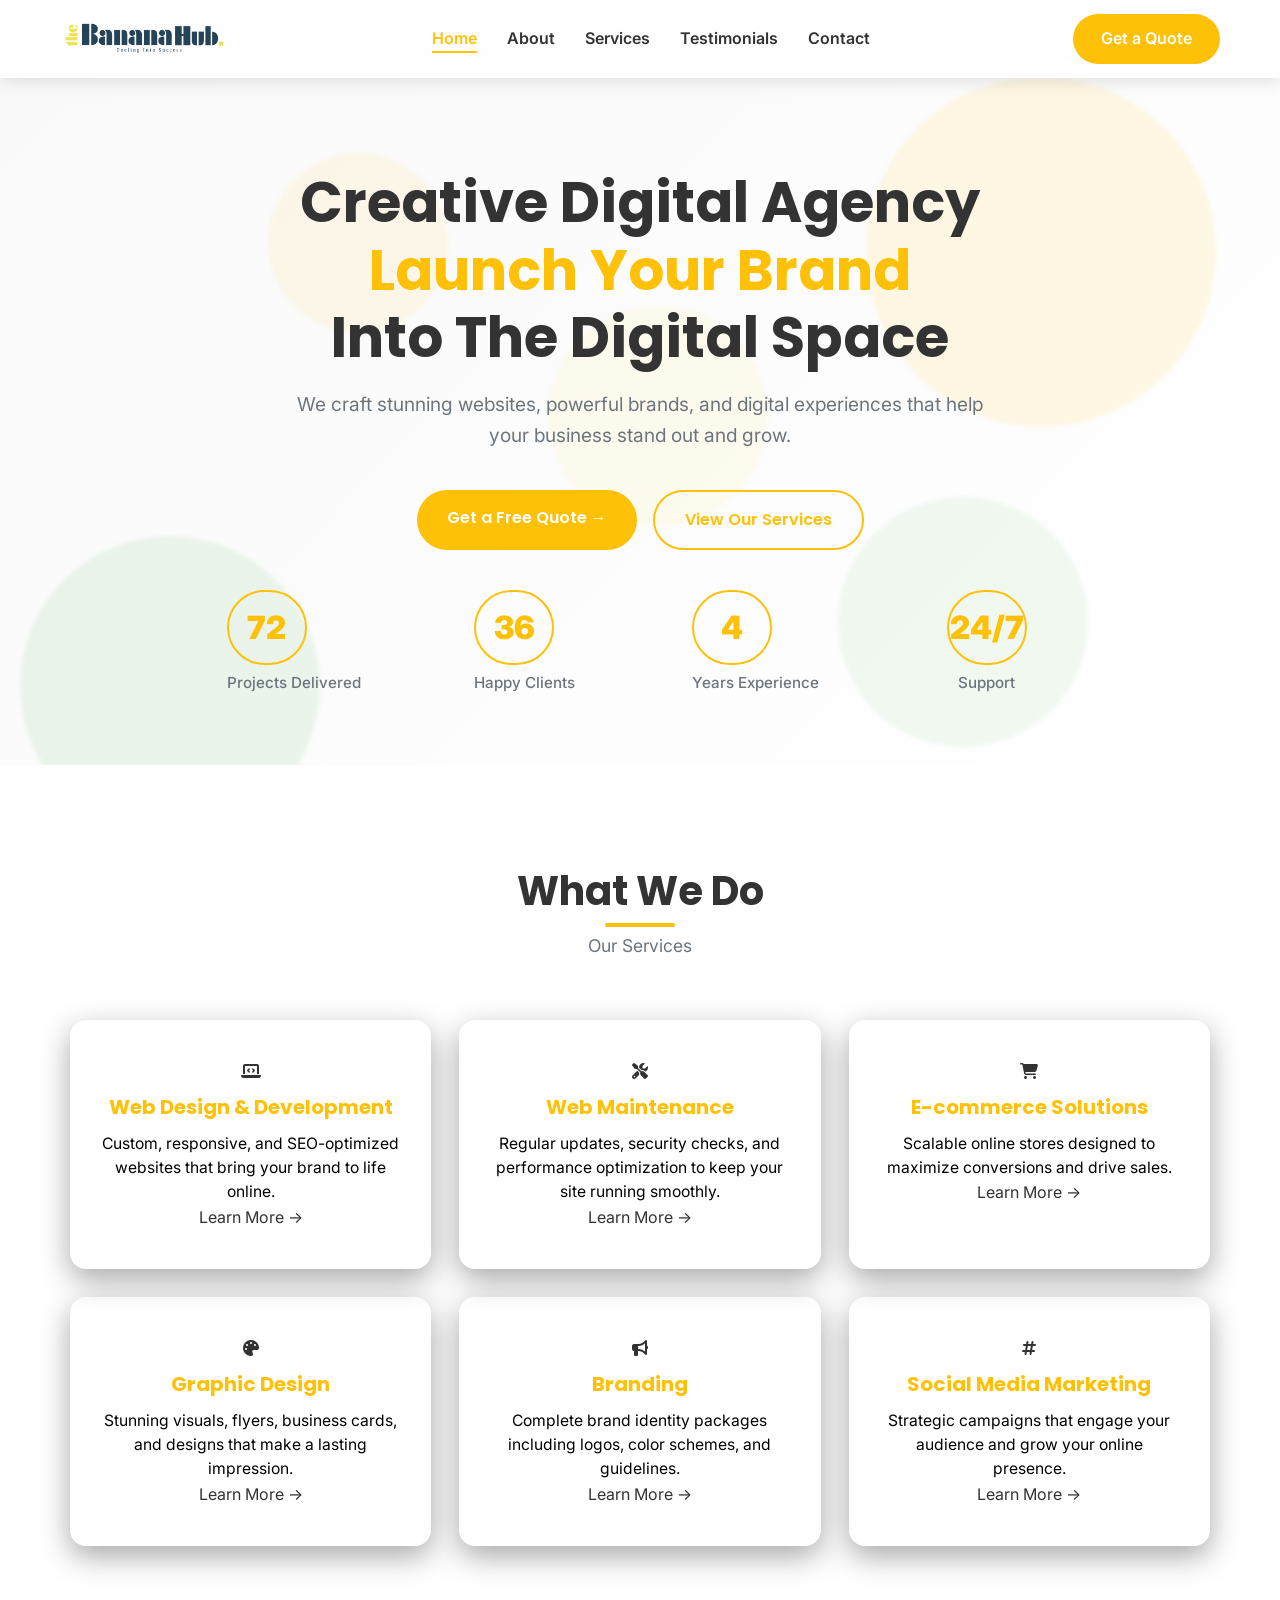
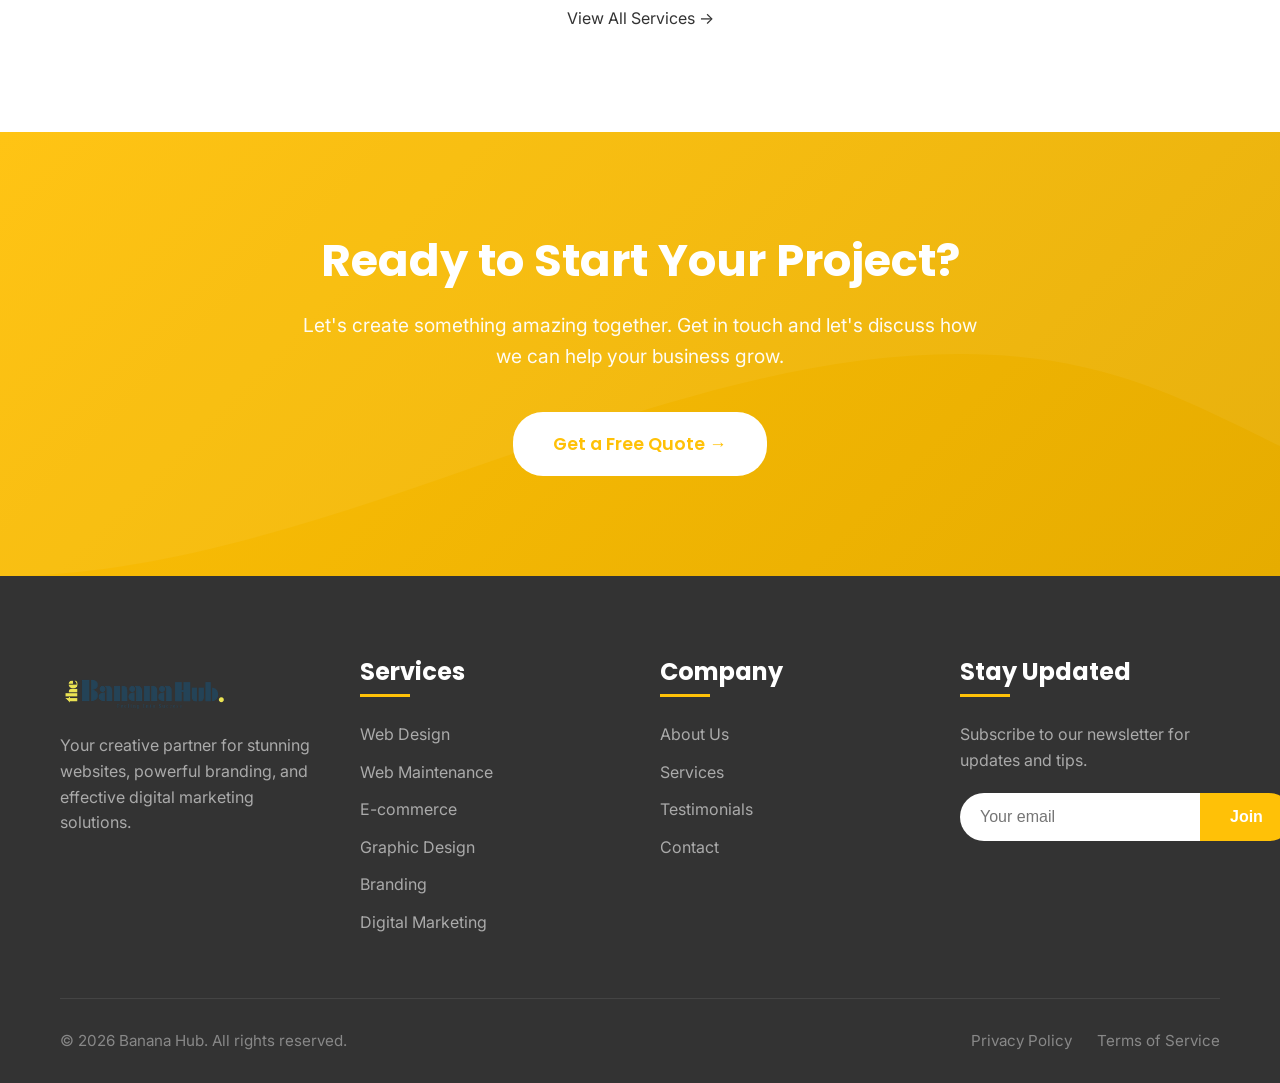
<file: index.html>
<!DOCTYPE html>
<html lang="en">
<head>
    <meta charset="UTF-8">
    <meta name="viewport" content="width=device-width, initial-scale=1.0">
    <title>Banana Hub | Creative Digital Agency</title>
    <link rel="stylesheet" href="https://cdnjs.cloudflare.com/ajax/libs/font-awesome/6.4.0/css/all.min.css">
    <link rel="stylesheet" href="Style.css">
    <link rel="preconnect" href="https://fonts.googleapis.com">
    <link rel="preconnect" href="https://fonts.gstatic.com" crossorigin>
    <link href="https://fonts.googleapis.com/css2?family=Poppins:wght@300;400;500;600;700;800&family=Inter:wght@300;400;500;600&display=swap" rel="stylesheet">
</head>
<body>
    <!-- Header & Navbar -->
    <header id="header">
        <div class="container">
            <nav class="navbar">
                   <a href="index.html" class="logo"><img src="images/logo/Untitled design.png" alt="The Banana Hub Logo"></a>                
                <ul class="nav-links">
                    <li><a href="index.html">Home</a></li>
                    <li><a href="About.html">About</a></li>
                    <li><a href="services.html">Services</a></li>
                
                    <li><a href="testimonials.html">Testimonials</a></li>
                    <li><a href="contact.html">Contact</a></li>
                </ul>
                
                <a href="contact.html" class="quote-btn">Get a Quote</a>
                
                <button class="mobile-menu-btn" id="mobileMenuBtn">
                    <i class="fas fa-bars"></i>
                </button>
            </nav>
        </div>
    </header>

    <!-- Hero Section -->
    <section class="hero" id="home">
        <!-- Animated Circles -->
        <div class="circles">
            <div class="circle"></div>
            <div class="circle"></div>
            <div class="circle"></div>
            <div class="circle"></div>
            <div class="circle"></div>
        </div>
        
        <div class="container">
            <div class="hero-content">
                <h1>Creative Digital Agency <br><span>Launch Your Brand</span> <br>Into The Digital Space</h1>
                <p>We craft stunning websites, powerful brands, and digital experiences that help your business stand out and grow.</p>
                
                <div class="hero-btns">
                    <a href="contact.html" class="btn btn-primary">Get a Free Quote →</a>
                    <a href="services.html" class="btn btn-outline">View Our Services</a>
                </div>
                
                <div class="stats">
                    <div class="stat-item">
                        <div class="stat-number" data-count="100+">0+</div>
                        <div class="stat-text">Projects Delivered</div>
                    </div>
                    <div class="stat-item">
                        <div class="stat-number" data-count="50+">0+</div>
                        <div class="stat-text">Happy Clients</div>
                    </div>
                    <div class="stat-item">
                        <div class="stat-number" data-count="5+">0+</div>
                        <div class="stat-text">Years Experience</div>
                    </div>
                    <div class="stat-item">
                        <div class="stat-number">24/7</div>
                        <div class="stat-text">Support</div>
                    </div>
                </div>
            </div>
        </div>
    </section>

    <!-- Services Section Preview -->
    <section id="services-preview" class="section-padding">
        <div class="container">
            <div class="section-header">
                <h2 class="section-title">What We Do</h2>
                <p class="section-subtitle">Our Services</p>
            </div>
            
            <div class="services-grid">
                <div class="service-card">
                    <div class="service-icon">
                        <i class="fas fa-laptop-code"></i>
                    </div>
                    <h3 class="service-title">Web Design & Development</h3>
                    <p class="service-desc">Custom, responsive, and SEO-optimized websites that bring your brand to life online.</p>
                    <a href="services.html#web-design" class="service-link">Learn More →</a>
                </div>
                
                <div class="service-card">
                    <div class="service-icon">
                        <i class="fas fa-tools"></i>
                    </div>
                    <h3 class="service-title">Web Maintenance</h3>
                    <p class="service-desc">Regular updates, security checks, and performance optimization to keep your site running smoothly.</p>
                    <a href="services.html#maintenance" class="service-link">Learn More →</a>
                </div>
                
                <div class="service-card">
                    <div class="service-icon">
                        <i class="fas fa-shopping-cart"></i>
                    </div>
                    <h3 class="service-title">E-commerce Solutions</h3>
                    <p class="service-desc">Scalable online stores designed to maximize conversions and drive sales.</p>
                    <a href="services.html#ecommerce" class="service-link">Learn More →</a>
                </div>
                
                <div class="service-card">
                    <div class="service-icon">
                        <i class="fas fa-palette"></i>
                    </div>
                    <h3 class="service-title">Graphic Design</h3>
                    <p class="service-desc">Stunning visuals, flyers, business cards, and designs that make a lasting impression.</p>
                    <a href="services.html#graphic-design" class="service-link">Learn More →</a>
                </div>
                
                <div class="service-card">
                    <div class="service-icon">
                        <i class="fas fa-bullhorn"></i>
                    </div>
                    <h3 class="service-title">Branding</h3>
                    <p class="service-desc">Complete brand identity packages including logos, color schemes, and guidelines.</p>
                    <a href="services.html#branding" class="service-link">Learn More →</a>
                </div>
                
                <div class="service-card">
                    <div class="service-icon">
                        <i class="fas fa-hashtag"></i>
                    </div>
                    <h3 class="service-title">Social Media Marketing</h3>
                    <p class="service-desc">Strategic campaigns that engage your audience and grow your online presence.</p>
                    <a href="services.html#social-media" class="service-link">Learn More →</a>
                </div>
            </div>
            
            <div class="text-center">
                <a href="services.html" class="view-all-btn">View All Services →</a>
            </div>
        </div>
    </section>

    <!-- CTA Section -->
    <section class="cta">
        <div class="container">
            <h2>Ready to Start Your Project?</h2>
            <p>Let's create something amazing together. Get in touch and let's discuss how we can help your business grow.</p>
            <a href="contact.html" class="btn cta-btn">Get a Free Quote →</a>
        </div>
    </section>

    <!-- Footer -->
    <footer>
        <div class="container">
            <div class="footer-content">
                <div class="footer-column">
                     <a href="index.html" class="logo"><img src="images/logo/Untitled design.png" alt="The Banana Hub Logo"></a> 
                    <p>Your creative partner for stunning websites, powerful branding, and effective digital marketing solutions.</p>
                </div>
                
                <div class="footer-column">
                    <h3>Services</h3>
                    <ul class="footer-links">
                        <li><a href="web dev& design.html">Web Design</a></li>
                        <li><a href="maintenance.html">Web Maintenance</a></li>
                        <li><a href="E-commerce.html">E-commerce</a></li>
                        <li><a href="graphic design.html">Graphic Design</a></li>
                        <li><a href="branding.html">Branding</a></li>
                        <li><a href="digital marketing.html">Digital Marketing</a></li>
                    </ul>
                </div>
                
                <div class="footer-column">
                    <h3>Company</h3>
                    <ul class="footer-links">
                        <li><a href="about.html">About Us</a></li>
                        <li><a href="services.html">Services</a></li>
                        <!--<li><a href="portfolio.html">Portfolio</a></li>-->
                        <li><a href="testimonials.html">Testimonials</a></li>
                        <li><a href="contact.html">Contact</a></li>
                    </ul>
                </div>
                
                <div class="footer-column">
                    <h3>Stay Updated</h3>
                    <p>Subscribe to our newsletter for updates and tips.</p>
                    <form class="newsletter-form" id="newsletterForm">
                        <input type="email" placeholder="Your email" required>
                        <button type="submit">Join</button>
                    </form>
                </div>
            </div>
            
            <div class="footer-bottom">
                <div class="copyright">
                    &copy; 2026 Banana Hub. All rights reserved.
                </div>
                <div class="footer-bottom-links">
                    <a href="Policy/Policy.html">Privacy Policy</a>
                    <a href="terms & conditions/terms & cond.html">Terms of Service</a>
                </div>
            </div>
        </div>
    </footer>

    <script src="index.js"></script>
</body>
</html>
</file>
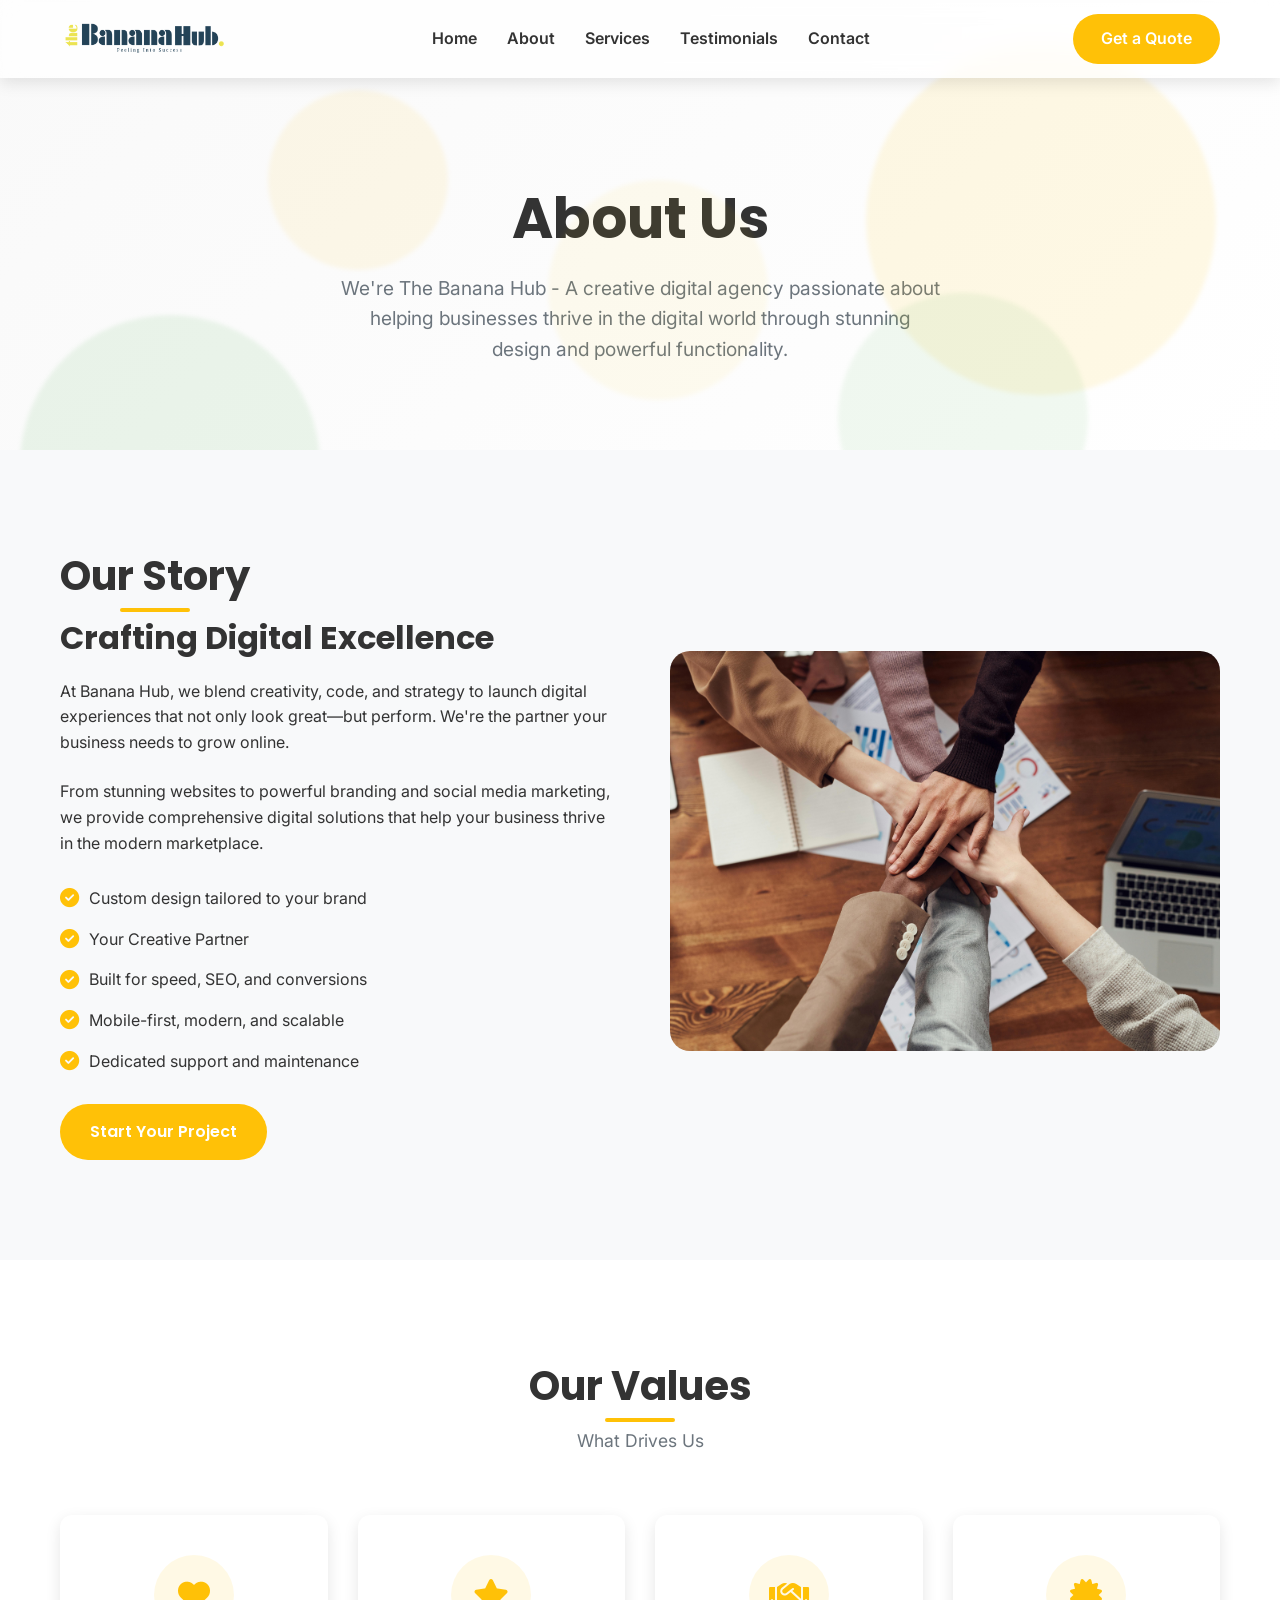
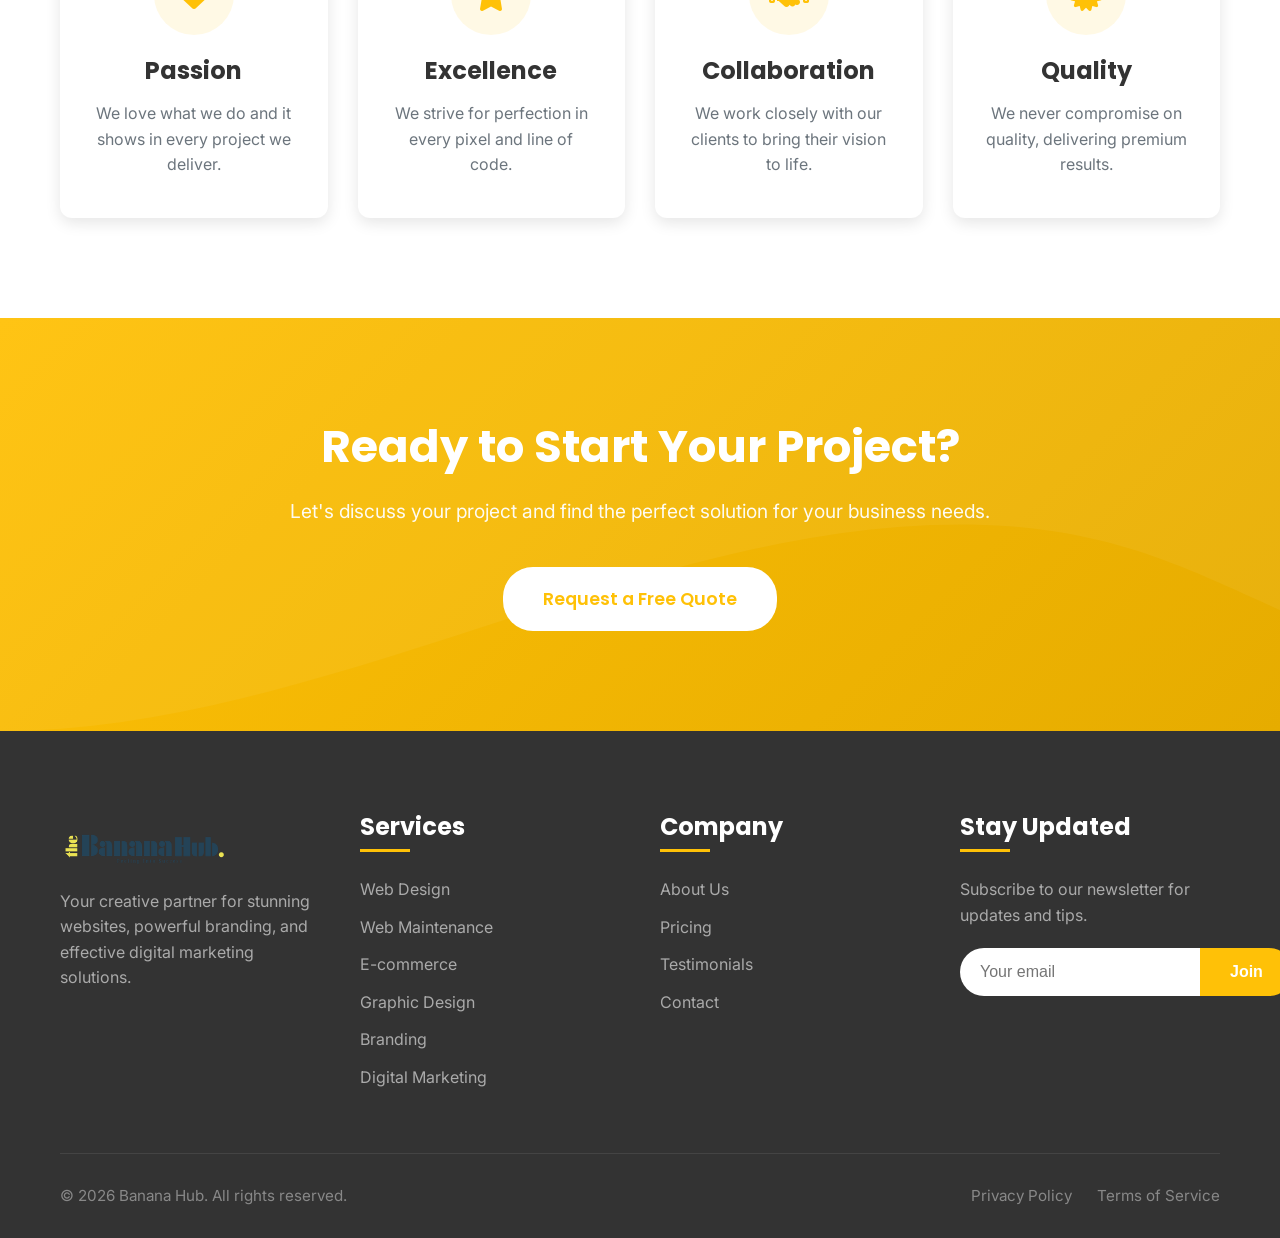
<file: About.html>
<!DOCTYPE html>
<html lang="en">
<head>
    <meta charset="UTF-8">
    <meta name="viewport" content="width=device-width, initial-scale=1.0">
    <title>About Us | Banana Hub</title>
    <link rel="stylesheet" href="https://cdnjs.cloudflare.com/ajax/libs/font-awesome/6.4.0/css/all.min.css">
    <link rel="stylesheet" href="Style.css">
    <link rel="preconnect" href="https://fonts.googleapis.com">
    <link rel="preconnect" href="https://fonts.gstatic.com" crossorigin>
    <link href="https://fonts.googleapis.com/css2?family=Poppins:wght@300;400;500;600;700;800&family=Inter:wght@300;400;500;600&display=swap" rel="stylesheet">
</head>
<body>
    <!-- Header & Navbar -->
    <header id="header">
        <div class="container">
            <nav class="navbar">
                <a href="index.html" class="logo"><img src="images/logo/Untitled design.png" alt="The Banana Hub Logo"></a>                
                <ul class="nav-links">
                    <li><a href="index.html">Home</a></li>
                    <li><a href="about.html" class="active">About</a></li>
                    <li><a href="services.html">Services</a></li>
                   <!--<li><a href="portfolio.html">Portfolio</a></li>-->
                    <li><a href="testimonials.html">Testimonials</a></li>
                    <li><a href="contact.html">Contact</a></li>
                </ul>
                
                <a href="contact.html" class="quote-btn">Get a Quote</a>
                
                <button class="mobile-menu-btn" id="mobileMenuBtn">
                    <i class="fas fa-bars"></i>
                </button>
            </nav>
        </div>
    </header>

    <!-- Page Hero -->
    <section class="page-hero">
        <!-- Animated Circles -->
        <div class="circles">
            <div class="circle"></div>
            <div class="circle"></div>
            <div class="circle"></div>
            <div class="circle"></div>
            <div class="circle"></div>
        </div>
        
        <div class="container">
            <div class="page-hero-content">
                <h1>About Us</h1>
                <p>We're The Banana Hub - A creative digital agency passionate about helping businesses thrive in the digital world through stunning design and powerful functionality.</p>
            </div>
        </div>
    </section>

    <!-- About Story Section -->
    <section class="about-story section-padding">
        <div class="container">
            <div class="story-grid">
                <div class="story-content">
                    <h2 class="section-title">Our Story</h2>
                    <h3>Crafting Digital Excellence</h3>
                    <p>At Banana Hub, we blend creativity, code, and strategy to launch digital experiences that not only look great—but perform. We're the partner your business needs to grow online.</p>
                    <p>From stunning websites to powerful branding and social media marketing, we provide comprehensive digital solutions that help your business thrive in the modern marketplace.</p>
                    
                    <div class="story-features">
                        <div class="feature">
                            <i class="fas fa-check-circle"></i>
                            <span>Custom design tailored to your brand</span>
                        </div>
                        <div class="feature">
                            <i class="fas fa-check-circle"></i>
                            <span>Your Creative Partner</span>
                        </div>
                        <div class="feature">
                            <i class="fas fa-check-circle"></i>
                            <span>Built for speed, SEO, and conversions</span>
                        </div>
                        <div class="feature">
                            <i class="fas fa-check-circle"></i>
                            <span>Mobile-first, modern, and scalable</span>
                        </div>
                        <div class="feature">
                            <i class="fas fa-check-circle"></i>
                            <span>Dedicated support and maintenance</span>
                        </div>
                    </div>
                    
                    <a href="contact.html" class="btn btn-primary">Start Your Project</a>
                </div>
                
                <div class="story-image">
                    <img src="images/about us .jpg" alt="Our Story">
                    </div>
                </div>
            </div>
        </div>
    </section>

    <!-- Values Section -->
    <section class="values-section section-padding">
        <div class="container">
            <div class="section-header">
                <h2 class="section-title">Our Values</h2>
                <p class="section-subtitle">What Drives Us</p>
            </div>
            
            <div class="values-grid">
                <div class="value-card">
                    <div class="value-icon">
                        <i class="fas fa-heart"></i>
                    </div>
                    <h3>Passion</h3>
                    <p>We love what we do and it shows in every project we deliver.</p>
                </div>
                
                <div class="value-card">
                    <div class="value-icon">
                        <i class="fas fa-star"></i>
                    </div>
                    <h3>Excellence</h3>
                    <p>We strive for perfection in every pixel and line of code.</p>
                </div>
                
                <div class="value-card">
                    <div class="value-icon">
                        <i class="fas fa-handshake"></i>
                    </div>
                    <h3>Collaboration</h3>
                    <p>We work closely with our clients to bring their vision to life.</p>
                </div>
                
                <div class="value-card">
                    <div class="value-icon">
                        <i class="fas fa-certificate"></i>
                    </div>
                    <h3>Quality</h3>
                    <p>We never compromise on quality, delivering premium results.</p>
                </div>
            </div>
        </div>
    </section>

    <!-- CTA Section -->
    <section class="cta">
        <div class="container">
            <h2>Ready to Start Your Project?</h2>
            <p>Let's discuss your project and find the perfect solution for your business needs.</p>
            <a href="contact.html" class="btn cta-btn">Request a Free Quote</a>
        </div>
    </section>

    <!-- Footer (same as index.html) -->
    <footer>
        <div class="container">
            <div class="footer-content">
                <div class="footer-column">
                     <a href="index.html" class="logo"><img src="images/logo/Untitled design.png" alt="The Banana Hub Logo"></a> 
                    <p>Your creative partner for stunning websites, powerful branding, and effective digital marketing solutions.</p>
                </div>
                
                <div class="footer-column">
                    <h3>Services</h3>
                    <ul class="footer-links">
                        <li><a href="web dev& design.html">Web Design</a></li>
                        <li><a href="maintenance.html">Web Maintenance</a></li>
                        <li><a href="E-commerce.html">E-commerce</a></li>
                        <li><a href="graphic design.html">Graphic Design</a></li>
                        <li><a href="branding.html">Branding</a></li>
                        <li><a href="digital marketing.html">Digital Marketing</a></li>
                    </ul>
                </div>
                
                <div class="footer-column">
                    <h3>Company</h3>
                    <ul class="footer-links">
                        <li><a href="about.html">About Us</a></li>
                        <li><a href="pricing.html">Pricing</a></li>
                        <!--<li><a href="portfolio.html">Portfolio</a></li>-->
                        <li><a href="testimonials.html">Testimonials</a></li>
                        <li><a href="contact.html">Contact</a></li>
                    </ul>
                </div>
                
                <div class="footer-column">
                    <h3>Stay Updated</h3>
                    <p>Subscribe to our newsletter for updates and tips.</p>
                    <form class="newsletter-form" id="newsletterForm">
                        <input type="email" placeholder="Your email" required>
                        <button type="submit">Join</button>
                    </form>
                </div>
            </div>
            
            <div class="footer-bottom">
                <div class="copyright">
                    &copy; 2026 Banana Hub. All rights reserved.
                </div>
                <div class="footer-bottom-links">
                    <a href="Policy/Policy.html">Privacy Policy</a>
                    <a href="terms & conditions/terms & cond.html">Terms of Service</a>
                </div>
            </div>
        </div>
    </footer>

    <script src="index.js"></script>
</body>
</html>
</file>
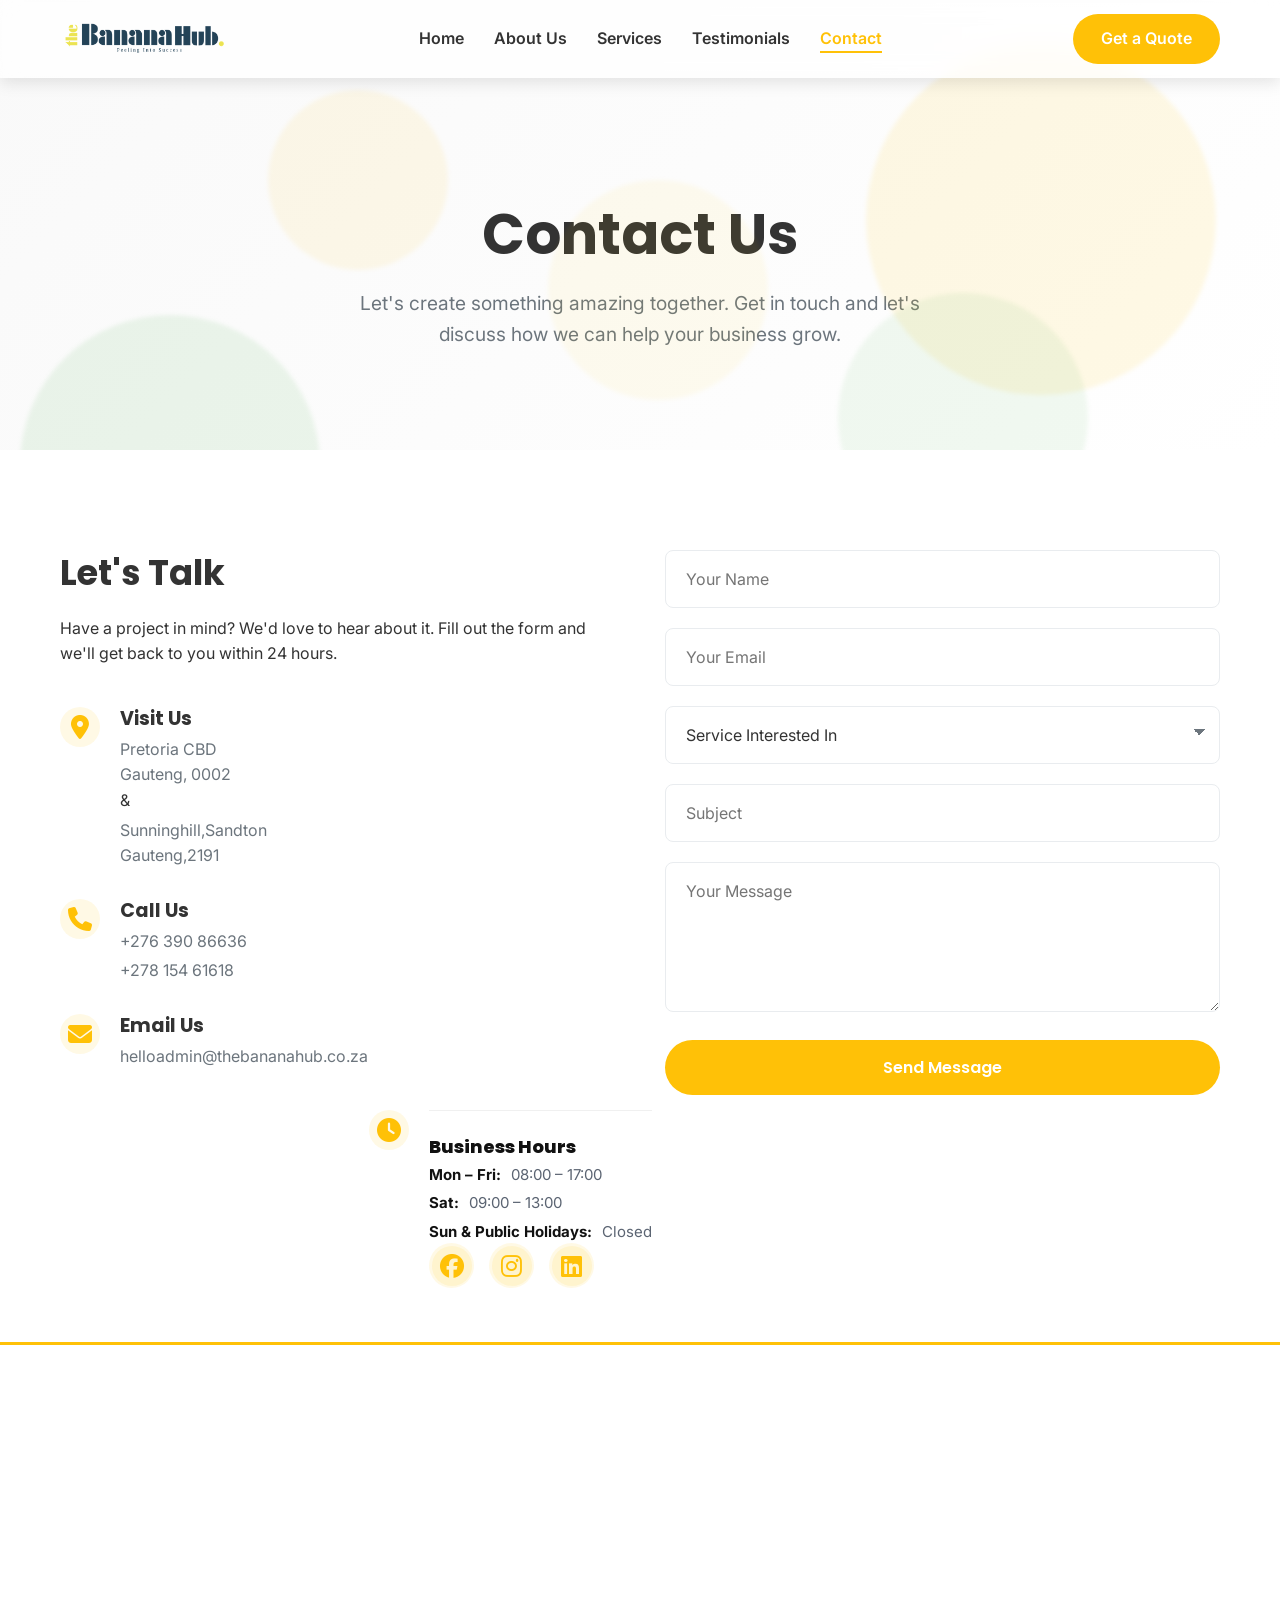
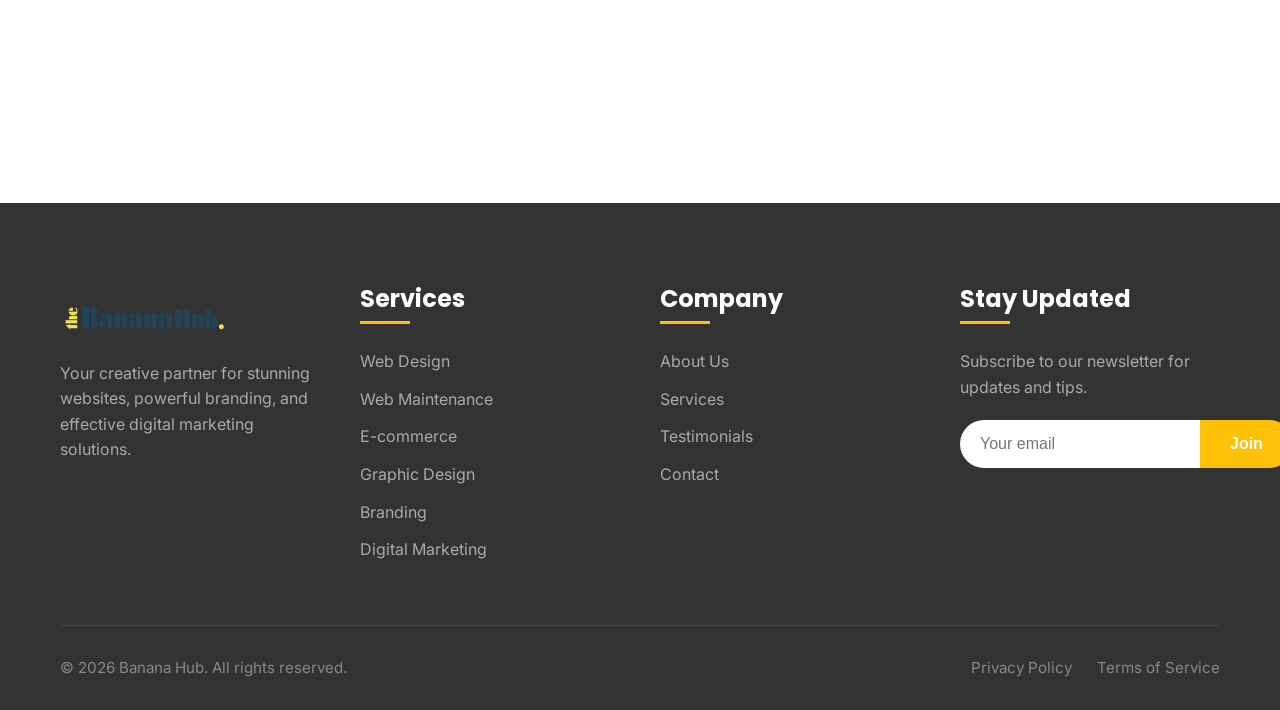
<file: contact.html>
<!DOCTYPE html>
<html lang="en">
<head>
    <meta charset="UTF-8">
    <meta name="viewport" content="width=device-width, initial-scale=1.0">
    <title>Contact Us | Banana Hub</title>
    <link rel="stylesheet" href="https://cdnjs.cloudflare.com/ajax/libs/font-awesome/6.4.0/css/all.min.css">
    <link rel="stylesheet" href="Style.css">
    <link rel="preconnect" href="https://fonts.googleapis.com">
    <link rel="preconnect" href="https://fonts.gstatic.com" crossorigin>
    <link href="https://fonts.googleapis.com/css2?family=Poppins:wght@300;400;500;600;700;800&family=Inter:wght@300;400;500;600&display=swap" rel="stylesheet">
</head>
<body>
    <!-- Header & Navbar -->
    <header id="header">
        <div class="container">
            <nav class="navbar">
                   <a href="index.html" class="logo"><img src="images/logo/Untitled design.png" alt="The Banana Hub Logo"></a>                                
                <ul class="nav-links">
                    <li><a href="index.html">Home</a></li>
                    <li><a href="About.html">About Us</a></li>
                    <li><a href="services.html">Services</a></li>
                    <!--<li><a href="portfolio.html">Portfolio</a></li>-->
                    <li><a href="testimonials.html">Testimonials</a></li>
                    <li><a href="contact.html" class="active">Contact</a></li>
                </ul>
                
                <a href="contact.html" class="quote-btn">Get a Quote</a>
                
                <button class="mobile-menu-btn" id="mobileMenuBtn">
                    <i class="fas fa-bars"></i>
                </button>
            </nav>
        </div>
    </header>

    <!-- Page Hero -->
    <section class="page-hero">
        <!-- Animated Circles -->
        <div class="circles">
            <div class="circle"></div>
            <div class="circle"></div>
            <div class="circle"></div>
            <div class="circle"></div>
            <div class="circle"></div>
        </div>
        
        <div class="container">
            <div class="page-hero-content">
                <h1>Contact Us</h1>
                <p>Let's create something amazing together. Get in touch and let's discuss how we can help your business grow.</p>
            </div>
        </div>
    </section>

    <!-- Contact Section -->
    <section class="contact-section section-padding">
        <div class="container">
            <div class="contact-grid">
                <div class="contact-info">
                    <h2>Let's Talk</h2>
                    <p>Have a project in mind? We'd love to hear about it. Fill out the form and we'll get back to you within 24 hours.</p>
                    
                    <div class="contact-details">
                        <div class="contact-item">
                            <i class="fas fa-map-marker-alt"></i>
                            <div>
                                <h4>Visit Us</h4>
                                <p>Pretoria CBD<br>Gauteng, 0002 </p> 
                                 &
                                <p>Sunninghill,Sandton<br>Gauteng,2191</p>

                            </div>
                        </div>
                        
                        <div class="contact-item">
                            <i class="fas fa-phone"></i>
                            <div>
                                <h4>Call Us</h4>
                                <p>+276 390 86636</p>
                                <p>+278 154 61618</p>

                            </div>
                        </div>
                        
                        <div class="contact-item">
                            <i class="fas fa-envelope"></i>
                            <div>
                                <h4>Email Us</h4>
                                <p>helloadmin@thebananahub.co.za</p>
                            </div>
                        </div>
                    </div>
                    
                </div>
                
                <form class="contact-form" id="contactForm" action="https://formspree.io/f/xlgwyvwq" method="POST">
  <div class="form-group">
    <input type="text" name="name" placeholder="Your Name" required>
  </div>

  <div class="form-group">
    <input type="email" name="email" placeholder="Your Email" required>
  </div>

  <div class="form-group">
    <select name="service" id="serviceSelect" required>
      <option value="" disabled selected>Service Interested In</option>
      <option value="web-dev">Website Development & Design</option>
      <option value="ecommerce">E-commerce Solutions</option>
      <option value="maintenance">Website Maintenance</option>
      <option value="branding">Branding & Visual Identity</option>
      <option value="graphic-design">Graphic Design</option>
      <option value="digital-marketing">Digital Marketing</option>
      <option value="other">Other</option>
    </select>
  </div>

  <div class="form-group">
    <input type="text" name="subject" id="subjectInput" placeholder="Subject" required>
  </div>

  <div class="form-group">
    <textarea name="message" placeholder="Your Message" rows="5" required></textarea>
  </div>

  <button type="submit" class="btn btn-primary">Send Message</button>
</form>
            </div>
        </div>
        <div class="contact-item">
  <i class="fas fa-clock"></i>
 <div class="footer-top">
  <div class="footer-hours">
    <div class="hours-text">
      <h4>Business Hours</h4>
      <ul>
        <li><span>Mon – Fri:</span> 08:00 – 17:00</li>
        <li><span>Sat:</span> 09:00 – 13:00</li>
        <li><span>Sun & Public Holidays:</span> Closed</li>
      </ul>
      <div class="social-links">
             <a href="#"><i class="fab fa-facebook"></i></a>
             <a href="#"><i class="fab fa-instagram"></i></a>
             <a href="#"><i class="fab fa-linkedin"></i></a>
     </div>
    </div>
  </div>
</div>
    </section>

    <!-- Map Section -->
    <section class="map-section">
        <iframe 
        src="https://www.google.com/maps/embed?pb=!1m28!1m12!1m3!1d114810.3404994913!2d28.035064623770168!3d-25.872889932478773!2m3!1f0!2f0!3f0!3m2!1i1024!2i768!4f13.1!4m13!3e0!4m5!1s0x1e9563cc81103e5f%3A0x734dadde1ef37b7d!2sSunninghill%2C%20Sandton%2C%202191%2C%20South%20Africa!3m2!1d-26.036951!2d28.066901!4m5!1s0x1e95620dcfd9dde1%3A0x7ca32d7d20862d26!2sPretoria%20CBD%2C%20Pretoria%2C%200002%2C%20South%20Africa!3m2!1d-25.747176!2d28.188132!5e0!3m2!1sen!2sza!4v1712147040000!5m2!1sen!2sza" width="100%" height="450" style="border:0;" allowfullscreen="" loading="lazy"></iframe>
    </section>

    <!-- Footer (same as index.html) -->
    <footer>
        <div class="container">
            <div class="footer-content">
                <div class="footer-column">
                     <a href="index.html" class="logo"><img src="images/logo/Untitled design.png" alt="The Banana Hub Logo"></a> 
                    <p>Your creative partner for stunning websites, powerful branding, and effective digital marketing solutions.</p>
                </div>
                
                <div class="footer-column">
                    <h3>Services</h3>
                    <ul class="footer-links">
                        <li><a href="web dev& design.html">Web Design</a></li>
                        <li><a href="maintenance.html">Web Maintenance</a></li>
                        <li><a href="E-commerce.html">E-commerce</a></li>
                        <li><a href="graphic design.html">Graphic Design</a></li>
                        <li><a href="branding.html">Branding</a></li>
                        <li><a href="digital marketing.html">Digital Marketing</a></li>
                    </ul>
                </div>
                
                <div class="footer-column">
                    <h3>Company</h3>
                    <ul class="footer-links">
                        <li><a href="about.html">About Us</a></li>
                        <li><a href="services.html">Services</a></li>
                        <!--<li><a href="portfolio.html">Portfolio</a></li>-->
                        <li><a href="testimonials.html">Testimonials</a></li>
                        <li><a href="contact.html">Contact</a></li>
                    </ul>
                </div>
                
                <div class="footer-column">
                    <h3>Stay Updated</h3>
                    <p>Subscribe to our newsletter for updates and tips.</p>
                    <form class="newsletter-form" id="newsletterForm">
                        <input type="email" placeholder="Your email" required>
                        <button type="submit">Join</button>
                    </form>
                </div>
            </div>
            
            <div class="footer-bottom">
                <div class="copyright">
                    &copy; 2026 Banana Hub. All rights reserved.
                </div>
                <div class="footer-bottom-links">
                    <a href="Policy/Policy.html">Privacy Policy</a>
                    <a href="terms & conditions/terms & cond.html">Terms of Service</a>
                </div>
            </div>
        </div>
    </footer>

    <script src="index.js"></script>
</body>
</html>
</file>
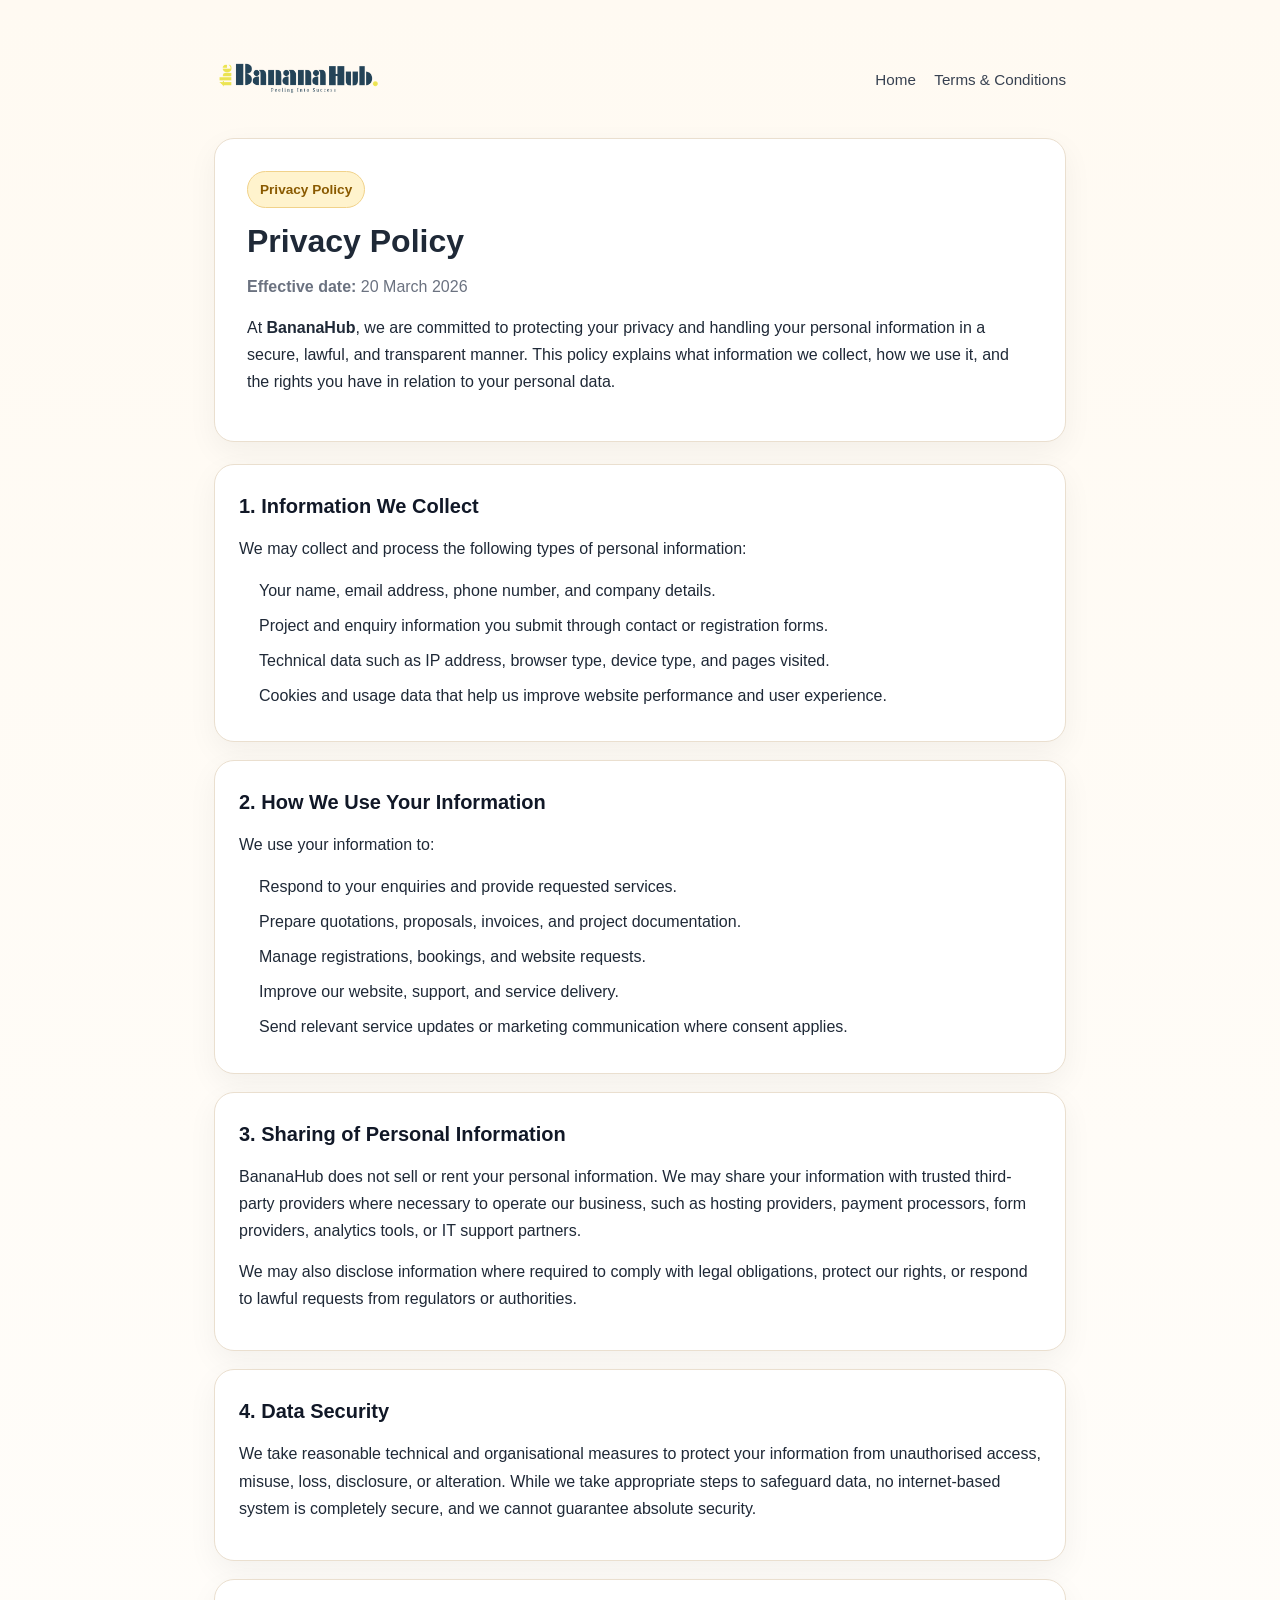
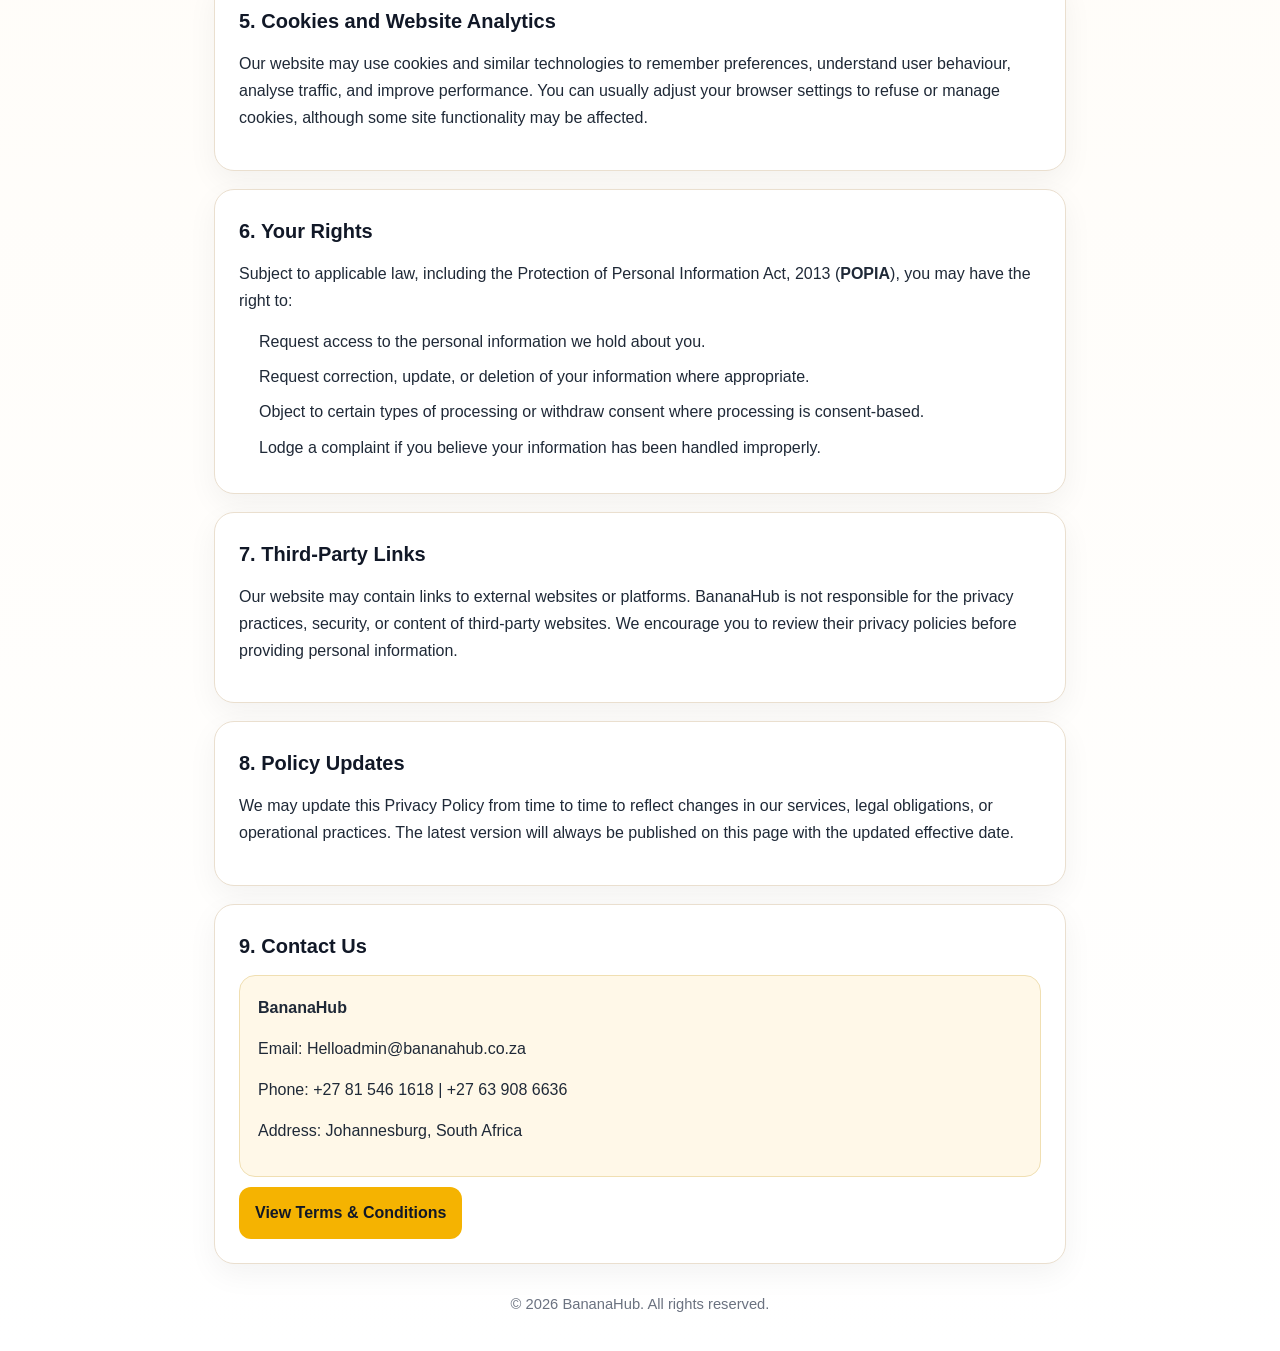
<file: Policy/Policy.html>
<!DOCTYPE html>
<html lang="en">
<head>
  <meta charset="UTF-8" />
  <meta name="viewport" content="width=device-width, initial-scale=1.0" />
  <meta name="description" content="BananaHub Privacy Policy" />
  <title>Privacy Policy | BananaHub</title>
  <link rel="stylesheet" href="legal.css" />
</head>
<body>
  <div class="wrap">
    <header class="topbar">
      <a href="index.html" class="logo"><img src="../images/logo/Untitled design.png" alt="The Banana Hub Logo"></a>
      <nav>
        <a href="../index.html">Home</a>
        <a href="../terms & conditions/terms & cond.html">Terms &amp; Conditions</a>
      </nav>
    </header>

    <section class="hero">
      <div class="badge">Privacy Policy</div>
      <h1>Privacy Policy</h1>
      <p class="muted"><strong>Effective date:</strong> 20 March 2026</p>
      <p>
        At <strong>BananaHub</strong>, we are committed to protecting your privacy and handling your
        personal information in a secure, lawful, and transparent manner. This policy explains what
        information we collect, how we use it, and the rights you have in relation to your personal data.
      </p>
    </section>

    <main class="grid">
      <section class="card reveal">
        <h2>1. Information We Collect</h2>
        <p>We may collect and process the following types of personal information:</p>
        <ul>
          <li>Your name, email address, phone number, and company details.</li>
          <li>Project and enquiry information you submit through contact or registration forms.</li>
          <li>Technical data such as IP address, browser type, device type, and pages visited.</li>
          <li>Cookies and usage data that help us improve website performance and user experience.</li>
        </ul>
      </section>

      <section class="card reveal">
        <h2>2. How We Use Your Information</h2>
        <p>We use your information to:</p>
        <ul>
          <li>Respond to your enquiries and provide requested services.</li>
          <li>Prepare quotations, proposals, invoices, and project documentation.</li>
          <li>Manage registrations, bookings, and website requests.</li>
          <li>Improve our website, support, and service delivery.</li>
          <li>Send relevant service updates or marketing communication where consent applies.</li>
        </ul>
      </section>

      <section class="card reveal">
        <h2>3. Sharing of Personal Information</h2>
        <p>
          BananaHub does not sell or rent your personal information. We may share your information with
          trusted third-party providers where necessary to operate our business, such as hosting providers,
          payment processors, form providers, analytics tools, or IT support partners.
        </p>
        <p>
          We may also disclose information where required to comply with legal obligations, protect our
          rights, or respond to lawful requests from regulators or authorities.
        </p>
      </section>

      <section class="card reveal">
        <h2>4. Data Security</h2>
        <p>
          We take reasonable technical and organisational measures to protect your information from
          unauthorised access, misuse, loss, disclosure, or alteration. While we take appropriate steps to
          safeguard data, no internet-based system is completely secure, and we cannot guarantee absolute
          security.
        </p>
      </section>

      <section class="card reveal">
        <h2>5. Cookies and Website Analytics</h2>
        <p>
          Our website may use cookies and similar technologies to remember preferences, understand user
          behaviour, analyse traffic, and improve performance. You can usually adjust your browser settings
          to refuse or manage cookies, although some site functionality may be affected.
        </p>
      </section>

      <section class="card reveal">
        <h2>6. Your Rights</h2>
        <p>
          Subject to applicable law, including the Protection of Personal Information Act, 2013
          (<strong>POPIA</strong>), you may have the right to:
        </p>
        <ul>
          <li>Request access to the personal information we hold about you.</li>
          <li>Request correction, update, or deletion of your information where appropriate.</li>
          <li>Object to certain types of processing or withdraw consent where processing is consent-based.</li>
          <li>Lodge a complaint if you believe your information has been handled improperly.</li>
        </ul>
      </section>

      <section class="card reveal">
        <h2>7. Third-Party Links</h2>
        <p>
          Our website may contain links to external websites or platforms. BananaHub is not responsible for
          the privacy practices, security, or content of third-party websites. We encourage you to review
          their privacy policies before providing personal information.
        </p>
      </section>

      <section class="card reveal">
        <h2>8. Policy Updates</h2>
        <p>
          We may update this Privacy Policy from time to time to reflect changes in our services, legal
          obligations, or operational practices. The latest version will always be published on this page
          with the updated effective date.
        </p>
      </section>

      <section class="card reveal">
        <h2>9. Contact Us</h2>
        <div class="contact-box">
          <p><strong>BananaHub</strong></p>
          <p>Email: Helloadmin@bananahub.co.za</p>
          <p>Phone: +27 81 546 1618 | +27 63 908 6636</p>
          <p>Address: Johannesburg, South Africa</p>
        </div>
        <div class="cta">
          <a href="../terms & conditions/terms & cond.html">View Terms &amp; Conditions</a>
        </div>
      </section>
    </main>

    <footer class="footer">
      &copy; 2026 BananaHub. All rights reserved.
    </footer>
  </div>

  <script src="legal.js"></script>
</body>
</html>
</file>
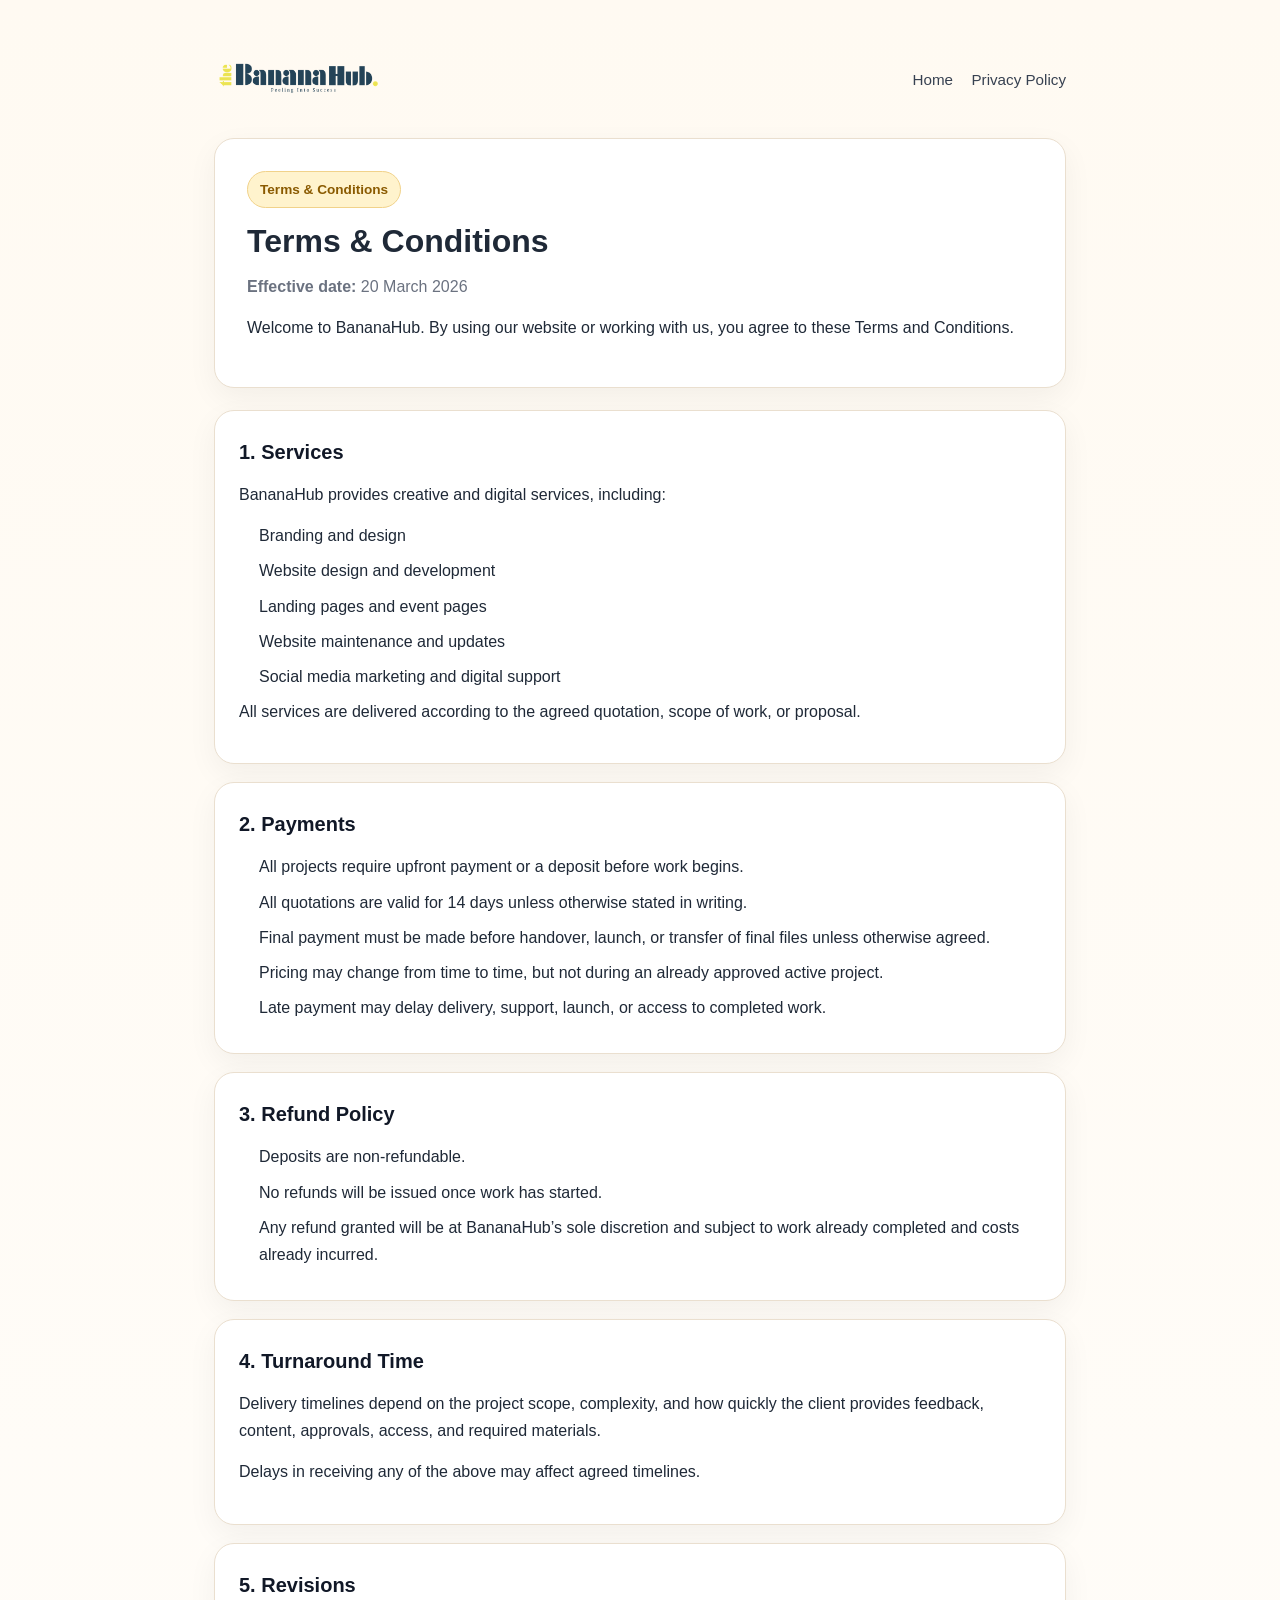
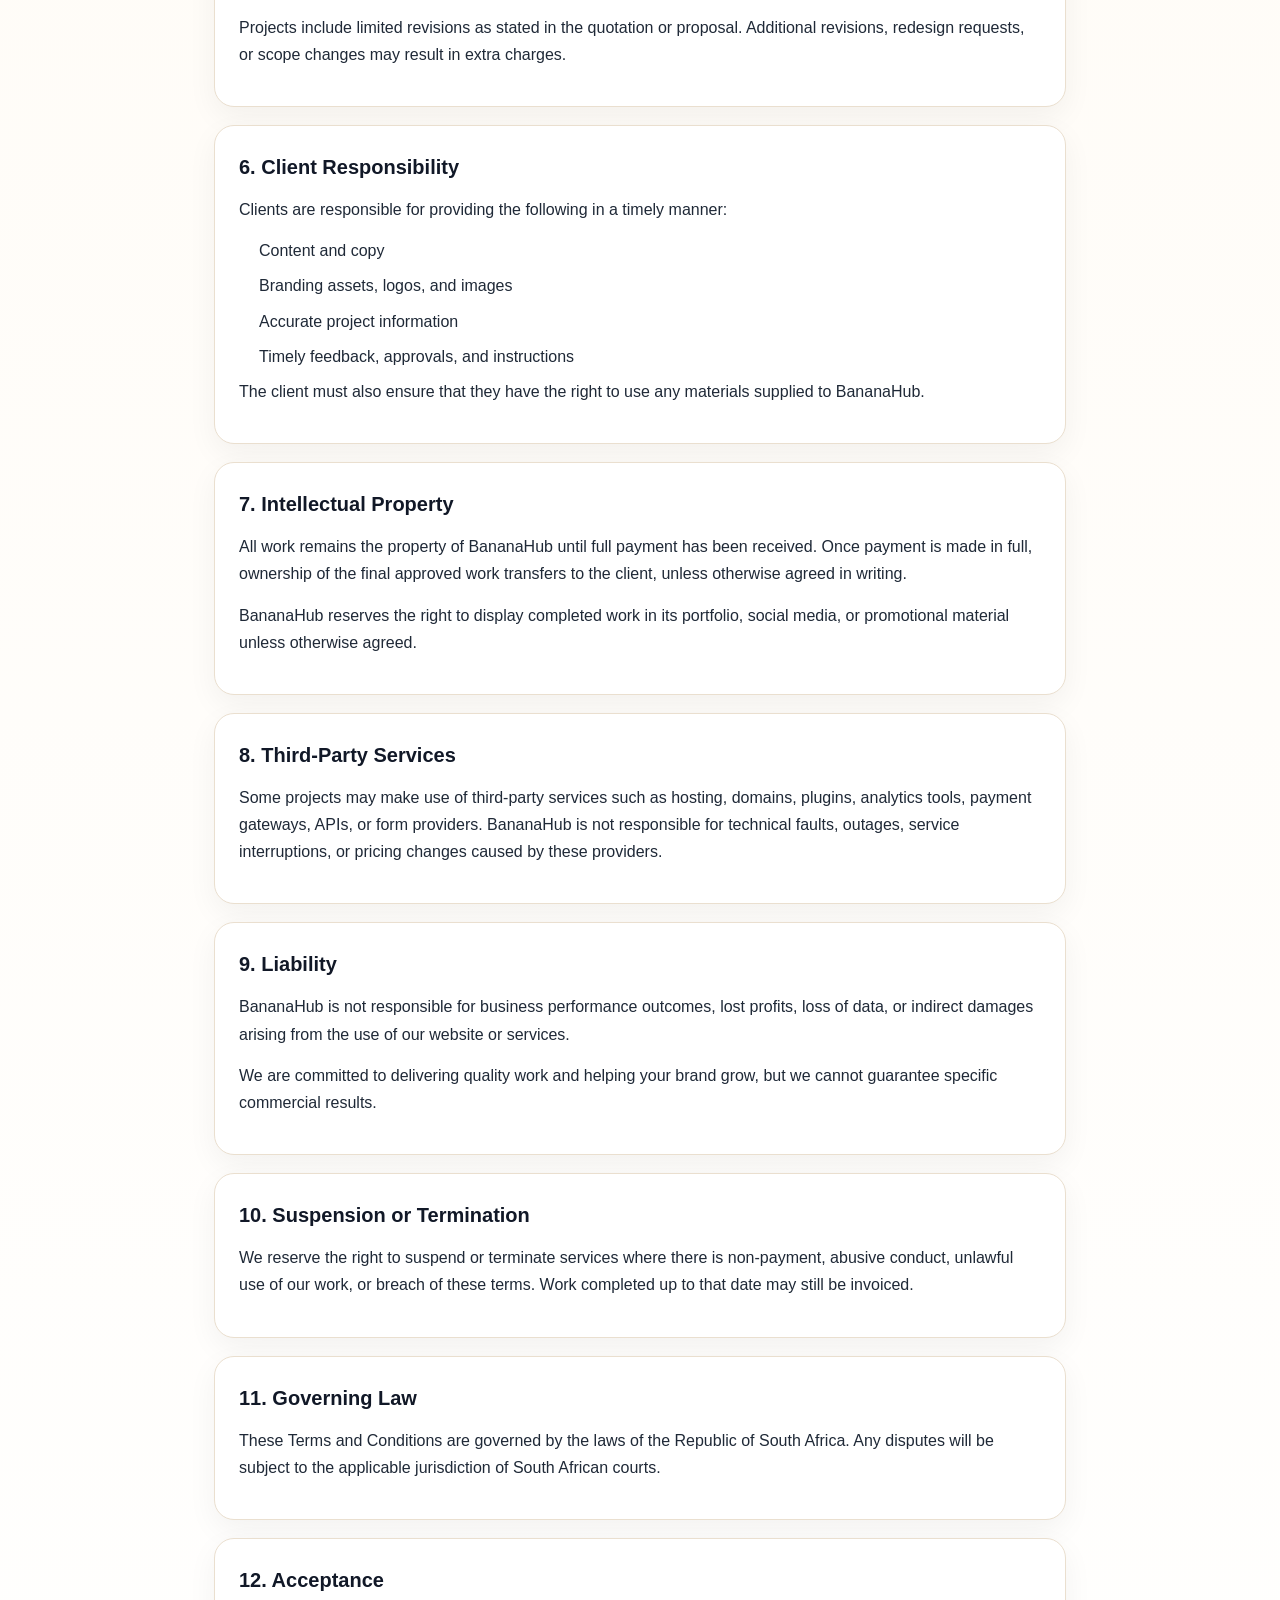
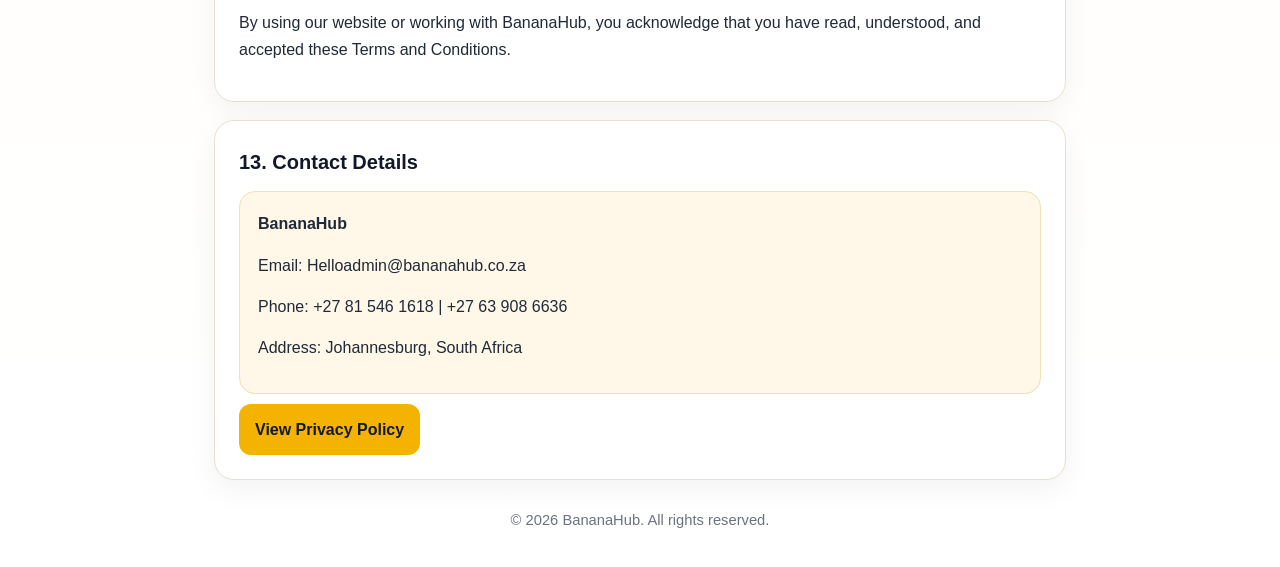
<file: terms & conditions/terms & cond.html>
<!DOCTYPE html>
<html lang="en">
<head>
  <meta charset="UTF-8" />
  <meta name="viewport" content="width=device-width, initial-scale=1.0" />
  <meta name="description" content="BananaHub Terms and Conditions" />
  <title>Terms &amp; Conditions | BananaHub</title>
  <link rel="stylesheet" href="legal.css" />
</head>
<body>
  <div class="wrap">
    <header class="topbar">
      <a href="index.html" class="logo"><img src="../images/logo/Untitled design.png" alt="The Banana Hub Logo"></a>
      <nav>
        <a href="../index.html">Home</a>
        <a href="../Policy/Policy.html">Privacy Policy</a>
      </nav>
    </header>

    <section class="hero">
      <div class="badge">Terms &amp; Conditions</div>
      <h1>Terms &amp; Conditions</h1>
      <p class="muted"><strong>Effective date:</strong> 20 March 2026</p>
      <p>
        Welcome to BananaHub. By using our website or working with us, you agree to these
        Terms and Conditions.
      </p>
    </section>

    <main class="grid">
      <section class="card reveal">
        <h2>1. Services</h2>
        <p>BananaHub provides creative and digital services, including:</p>
        <ul>
          <li>Branding and design</li>
          <li>Website design and development</li>
          <li>Landing pages and event pages</li>
          <li>Website maintenance and updates</li>
          <li>Social media marketing and digital support</li>
        </ul>
        <p>
          All services are delivered according to the agreed quotation, scope of work, or proposal.
        </p>
      </section>

      <section class="card reveal">
        <h2>2. Payments</h2>
        <ul>
          <li>All projects require upfront payment or a deposit before work begins.</li>
          <li>All quotations are valid for 14 days unless otherwise stated in writing.</li>
          <li>Final payment must be made before handover, launch, or transfer of final files unless otherwise agreed.</li>
          <li>Pricing may change from time to time, but not during an already approved active project.</li>
          <li>Late payment may delay delivery, support, launch, or access to completed work.</li>
        </ul>
      </section>

      <section class="card reveal">
        <h2>3. Refund Policy</h2>
        <ul>
          <li>Deposits are non-refundable.</li>
          <li>No refunds will be issued once work has started.</li>
          <li>Any refund granted will be at BananaHub’s sole discretion and subject to work already completed and costs already incurred.</li>
        </ul>
      </section>

      <section class="card reveal">
        <h2>4. Turnaround Time</h2>
        <p>
          Delivery timelines depend on the project scope, complexity, and how quickly the client
          provides feedback, content, approvals, access, and required materials.
        </p>
        <p>
          Delays in receiving any of the above may affect agreed timelines.
        </p>
      </section>

      <section class="card reveal">
        <h2>5. Revisions</h2>
        <p>
          Projects include limited revisions as stated in the quotation or proposal.
          Additional revisions, redesign requests, or scope changes may result in extra charges.
        </p>
      </section>

      <section class="card reveal">
        <h2>6. Client Responsibility</h2>
        <p>Clients are responsible for providing the following in a timely manner:</p>
        <ul>
          <li>Content and copy</li>
          <li>Branding assets, logos, and images</li>
          <li>Accurate project information</li>
          <li>Timely feedback, approvals, and instructions</li>
        </ul>
        <p>
          The client must also ensure that they have the right to use any materials supplied to BananaHub.
        </p>
      </section>

      <section class="card reveal">
        <h2>7. Intellectual Property</h2>
        <p>
          All work remains the property of BananaHub until full payment has been received.
          Once payment is made in full, ownership of the final approved work transfers to the client,
          unless otherwise agreed in writing.
        </p>
        <p>
          BananaHub reserves the right to display completed work in its portfolio, social media,
          or promotional material unless otherwise agreed.
        </p>
      </section>

      <section class="card reveal">
        <h2>8. Third-Party Services</h2>
        <p>
          Some projects may make use of third-party services such as hosting, domains, plugins,
          analytics tools, payment gateways, APIs, or form providers. BananaHub is not responsible
          for technical faults, outages, service interruptions, or pricing changes caused by these providers.
        </p>
      </section>

      <section class="card reveal">
        <h2>9. Liability</h2>
        <p>
          BananaHub is not responsible for business performance outcomes, lost profits, loss of data,
          or indirect damages arising from the use of our website or services.
        </p>
        <p>
          We are committed to delivering quality work and helping your brand grow, but we cannot guarantee
          specific commercial results.
        </p>
      </section>

      <section class="card reveal">
        <h2>10. Suspension or Termination</h2>
        <p>
          We reserve the right to suspend or terminate services where there is non-payment,
          abusive conduct, unlawful use of our work, or breach of these terms.
          Work completed up to that date may still be invoiced.
        </p>
      </section>

      <section class="card reveal">
        <h2>11. Governing Law</h2>
        <p>
          These Terms and Conditions are governed by the laws of the Republic of South Africa.
          Any disputes will be subject to the applicable jurisdiction of South African courts.
        </p>
      </section>

      <section class="card reveal">
        <h2>12. Acceptance</h2>
        <p>
          By using our website or working with BananaHub, you acknowledge that you have read,
          understood, and accepted these Terms and Conditions.
        </p>
      </section>

      <section class="card reveal">
        <h2>13. Contact Details</h2>
        <div class="contact-box">
          <p><strong>BananaHub</strong></p>
          <p>Email: Helloadmin@bananahub.co.za</p>
          <p>Phone: +27 81 546 1618 | +27 63 908 6636</p>
          <p>Address: Johannesburg, South Africa</p>
        </div>
        <div class="cta">
          <a href="../Policy/Policy.html">View Privacy Policy</a>
        </div>
      </section>
    </main>

    <footer class="footer">
      &copy; 2026 BananaHub. All rights reserved.
    </footer>
  </div>

  <script src="legal.js"></script>
</body>
</html>
</file>
<file: Style.css>
/* Reset & Base Styles */
* {
    margin: 0;
    padding: 0;
    box-sizing: border-box;
}

:root {
    --primary: #FFC107;
    --primary-dark: #E6AC00;
    --secondary: #4CAF50;
    --secondary-dark: #3d8b40;
    --dark: #333333;
    --dark-light: #444444;
    --light: #f8f9fa;
    --gray: #6c757d;
    --gray-light: #e9ecef;
    --white: #ffffff;
    --black: #000000;
    --shadow: 0 5px 15px rgba(0, 0, 0, 0.1);
    --shadow-heavy: 0 10px 30px rgba(0, 0, 0, 0.15);
    --transition: all 0.3s ease;
}

html {
    scroll-behavior: smooth;
    font-size: 16px;
}

body {
    font-family: 'Inter', sans-serif;
    line-height: 1.6;
    color: var(--dark);
    background-color: var(--white);
    overflow-x: hidden;
}

h1, h2, h3, h4, h5, h6 {
    font-family: 'Poppins', sans-serif;
    font-weight: 700;
    line-height: 1.3;
    margin-bottom: 1rem;
}

p {
    margin-bottom: 1.5rem;
}

a {
    text-decoration: none;
    color: inherit;
    transition: var(--transition);
}

ul {
    list-style: none;
}

img {
    width: auto;
    height: 70px;
    object-fit: contain;

}

.container {
    width: 100%;
    max-width: 1200px;
    margin: 0 auto;
    padding: 0 20px;
}

.section-padding {
    padding: 100px 0;
}

.text-center {
    text-align: center;
}

.btn {
    display: inline-block;
    padding: 15px 30px;
    border-radius: 30px;
    font-weight: 600;
    text-align: center;
    cursor: pointer;
    transition: var(--transition);
    border: none;
    font-size: 1rem;
    font-family: 'Poppins', sans-serif;
}

.btn-primary {
    background-color: var(--primary);
    color: var(--white);
}

.btn-primary:hover {
    background-color: var(--primary-dark);
    transform: translateY(-3px);
    box-shadow: var(--shadow-heavy);
}

.btn-outline {
    background-color: transparent;
    color: var(--primary);
    border: 2px solid var(--primary);
}

.btn-outline:hover {
    background-color: var(--primary);
    color: var(--white);
    transform: translateY(-3px);
}

.section-header {
    text-align: center;
    margin-bottom: 60px;
}

.section-title {
    font-size: 2.5rem;
    color: var(--dark);
    margin-bottom: 15px;
    position: relative;
    display: inline-block;
}

.section-title::after {
    content: '';
    position: absolute;
    width: 70px;
    height: 4px;
    background: var(--primary);
    bottom: -10px;
    left: 50%;
    transform: translateX(-50%);
    border-radius: 2px;
}

.section-subtitle {
    color: var(--gray);
    max-width: 600px;
    margin: 0 auto;
    font-size: 1.1rem;
}

/* Header & Navbar */
header {
    box-shadow: var(--shadow);
    position: fixed;
    top: 0;
    left: 0;
    width: 100%;
    z-index: 1000;
    transition: var(--transition);
    padding:0 ;
    backdrop-filter: blur(10px);
    -webkit-backdrop-filter: blur(10px);
    background: rgba(255,255,255,0.75);
}

.navbar {
    display: flex;
    justify-content: space-between;
    align-items: center;
    padding: 0;
}

.nav-links {
    display: flex;
    gap: 30px;
}

.nav-links a {
    color: var(--dark);
    font-weight: 600;
    position: relative;
    padding: 5px 0;
}

.nav-links a::after {
    content: '';
    position: absolute;
    width: 0;
    height: 2px;
    background: var(--primary);
    left: 0;
    bottom: 0;
    transition: var(--transition);
}

.nav-links a:hover::after,
.nav-links a.active::after {
    width: 100%;
}

.nav-links a.active {
    color: var(--primary);
}

.quote-btn {
    background-color: var(--primary);
    color: var(--white);
    border: none;
    padding: 12px 28px;
    border-radius: 30px;
    font-weight: 600;
    cursor: pointer;
    transition: var(--transition);
}

.quote-btn:hover {
    background-color: var(--primary-dark);
    transform: translateY(-2px);
    box-shadow: var(--shadow);
}

.mobile-menu-btn {
    display: none;
    background: none;
    border: none;
    font-size: 1.5rem;
    color: var(--dark);
    cursor: pointer;
    padding: 5px;
}

/* Page Hero */
.page-hero {
    min-height: 50vh;
    display: flex;
    align-items: center;
    position: relative;
    overflow: hidden;
    background: linear-gradient(135deg, #f9f9f9 0%, #ffffff 100%);
    padding-top: 100px;
}

.page-hero-content {
    max-width: 700px;
    z-index: 2;
    text-align: center;
    margin: 0 auto;
}

.page-hero h1 {
    font-size: 3.5rem;
    line-height: 1.2;
    margin-bottom: 20px;
    color: var(--dark);
}

.page-hero p {
    font-size: 1.2rem;
    color: var(--gray);
    max-width: 600px;
    margin: 0 auto;
}

/* Hero Section */
.hero {
    min-height: 85vh;
    display: flex;
    align-items: center;
    justify-content: center;
    position: relative;
    overflow: hidden;
    background: linear-gradient(135deg, #f9f9f9 0%, #ffffff 100%);
    padding-top: 100px;
}

.hero-content {
    max-width: 900px;
    margin: 0 auto;
    text-align: center;
    z-index: 2;
}

.hero h1 {
    font-size: 3.5rem;
    line-height: 1.2;
    margin-bottom: 18px;
    color: var(--dark);
    text-align: center;
}

.hero h1 span {
    color: var(--primary);
    display: inline-block;
}

.hero p {
    font-size: 1.2rem;
    color: var(--gray);
    margin: 0 auto 40px;
    max-width: 700px;
}

.hero-btns {
    display: flex;
    justify-content: center;
    gap: 16px;
    flex-wrap: wrap;
    margin-bottom: 40px;
}

.hero-content,
.hero-btns,
.hero-btns a {
  position: relative;
  z-index: 5;
}

/* Stats */
.stats {
    display: grid;
    grid-template-columns: repeat(4, 1fr);
    gap: 24px;
    justify-items: center;
    justify-self: center;
    justify-content: space-between;
    max-width: 900px;
    margin: auto;
}

.stat-item {
    text-align: center;
}

.stat-number {
    font-size: 2rem;
    font-weight: 900;
    color: var(--primary);
    margin-bottom: 6px;
    border: 2px solid var(--primary);
    border-radius: 80px;
    width: 80px;
    padding: 10px 0;
}

.stat-text {
    font-size: 0.95rem;
    color: var(--gray);
    font-weight: 500;
}

/* ===== Trusted By Section ===== 
.trusted-by {
  margin-top: 45px;
  text-align: center;
}

.trusted-by p {
  font-size: 0.85rem;
  letter-spacing: 1px;
  text-transform: uppercase;
  color: rgba(255, 255, 255, 0.5);
  margin-bottom: 14px;
}

.trusted-logos {
  display: flex;
  justify-content: center;
  gap: 26px;
  flex-wrap: wrap;
}

.trusted-logos span {
  font-size: 0.95rem;
  font-weight: 600;
  color: rgba(255, 255, 255, 0.75);
  opacity: 0.9;
}*/

/* Animated Circles */
.circles {
    position: absolute;
    top: 0;
    left: 0;
    width: 100%;
    height: 100%;
    overflow: hidden;
    z-index: 1;
}

.circle {
    position: absolute;
    border-radius: 50%;
    background: rgba(255, 193, 7, 0.08);
    animation: float 20s infinite linear;
    filter: blur(2px);
}

.circle:nth-child(1) {
    width: 350px;
    height: 350px;
    top: 10%;
    right: 5%;
    animation-delay: 0s;
    background: rgba(255, 193, 7, 0.1);
}

.circle:nth-child(2) {
    width: 250px;
    height: 250px;
    top: 65%;
    right: 15%;
    animation-delay: -4s;
    background: rgba(76, 175, 80, 0.08);
}

.circle:nth-child(3) {
    width: 180px;
    height: 180px;
    top: 20%;
    right: 65%;
    animation-delay: -8s;
    background: rgba(255, 193, 7, 0.08);
}

.circle:nth-child(4) {
    width: 300px;
    height: 300px;
    top: 70%;
    right: 75%;
    animation-delay: -12s;
    background: rgba(76, 175, 80, 0.1);
}

.circle:nth-child(5) {
    width: 220px;
    height: 220px;
    top: 40%;
    right: 40%;
    animation-delay: -16s;
    background: rgba(255, 193, 7, 0.06);
}

@keyframes float {
    0%, 100% {
        transform: translateY(0) rotate(0deg) scale(1);
        border-radius: 50%;
    }
    20% {
        transform: translateY(-40px) rotate(72deg) scale(1.05);
        border-radius: 45% 55% 65% 35% / 55% 45% 55% 45%;
    }
    40% {
        transform: translateY(30px) rotate(144deg) scale(0.95);
        border-radius: 55% 45% 35% 65% / 45% 55% 45% 55%;
    }
    60% {
        transform: translateY(-20px) rotate(216deg) scale(1.02);
        border-radius: 65% 35% 55% 45% / 35% 65% 35% 65%;
    }
    80% {
        transform: translateY(15px) rotate(288deg) scale(0.98);
        border-radius: 35% 65% 45% 55% / 65% 35% 65% 35%;
    }
}

/* About Page Styles */
.about-story {
    background-color: var(--light);
}

.story-grid {
    display: grid;
    grid-template-columns: 1fr 1fr;
    gap: 60px;
    align-items: center;
}

.story-content h3 {
    font-size: 2rem;
    color: var(--dark);
    margin-bottom: 20px;
}

.story-features {
    margin: 30px 0;
}

.feature {
    display: flex;
    align-items: center;
    gap: 10px;
    margin-bottom: 15px;
}

.feature i {
    color: var(--primary);
    font-size: 1.2rem;
}

.story-image {
    border-radius: 20px;
}

.story-image img {
    width: 100%;
    height: 400px;
    object-fit: cover;
    border-radius: 20px;
}

/* Values Section */
.values-grid {
    display: grid;
    grid-template-columns: repeat(auto-fit, minmax(250px, 1fr));
    gap: 30px;
}

.value-card {
    text-align: center;
    padding: 40px 30px;
    background: var(--white);
    border-radius: 12px;
    box-shadow: var(--shadow);
    transition: var(--transition);
}

.value-card:hover {
    transform: translateY(-5px);
    box-shadow: var(--shadow-heavy);
}

.value-icon {
    width: 80px;
    height: 80px;
    margin: 0 auto 20px;
    background: rgba(255, 193, 7, 0.1);
    border-radius: 50%;
    display: flex;
    align-items: center;
    justify-content: center;
    font-size: 2rem;
    color: var(--primary);
}

.value-card h3 {
    font-size: 1.5rem;
    margin-bottom: 15px;
}

.value-card p {
    color: var(--gray);
    margin-bottom: 0;
}

/* Services Page Styles */
/* ===== Services Grid (layout) ===== */
.services-grid {
  display: grid;
  grid-template-columns: repeat(3,1fr);
  gap: 28px;
  margin: 60px auto;
  padding: 0 10px;
}

.service-link {
  display: block;
  text-decoration: none;
  color: inherit;
}

/* ===== Card styling (matches screenshot vibe) ===== */
.service-card {
  /* keep your palette via your variables */
  background: rgba(255, 255, 255, 0.06); /* subtle glass feel */
  border: 1px solid rgba(255, 255, 255, 0.10);
  border-radius: 16px;
  padding: 38px 28px;
  text-align: center;

  /* structure for equal height */
  height: 100%;
  display: flex;
  flex-direction: column;
  align-items: center;
  justify-content: flex-start;

  /* softer depth like screenshot */
  box-shadow: 0 10px 30px rgba(0, 0, 0, 0.35);
  transition: transform 0.25s ease, box-shadow 0.25s ease, border-color 0.25s ease;
}

/* glow + lift on hover */
.service-link:hover .service-card {
  transform: translateY(-8px);
  border-color: rgba(255, 255, 255, 0.18);
  box-shadow:
    0 18px 45px rgba(0, 0, 0, 0.45),
    0 0 0 1px rgba(255, 255, 255, 0.08);
}

/* icon/image sizing like screenshot */
.service-card img {
  width: 52px;
  height: 52px;
  object-fit: contain;
  margin-bottom: 18px;
  filter: brightness(1.2);
  opacity: 0.95;
}

/* heading like screenshot (uses your existing primary color) */
.service-card h3 {
  font-size: 1.25rem;
  line-height: 1.25;
  margin: 10px 0 12px;
  color: var(--primary);
  font-weight: 700;
}

.service-card p {
  margin: 0;
  color: #000000;
  font-size: 0.98rem;
  line-height: 1.55;

  /* keeps cards equal-height nicely */
  max-width: 42ch;
}

/* Pricing Page */
.pricing-grid {
    display: grid;
    grid-template-columns: repeat(auto-fit, minmax(300px, 1fr));
    gap: 30px;
    margin-bottom: 50px;
}

.pricing-card {
    background: var(--white);
    border-radius: 15px;
    padding: 40px;
    box-shadow: var(--shadow);
    transition: var(--transition);
    border: 1px solid var(--gray-light);
    position: relative;
}

.pricing-card.featured {
    border: 2px solid var(--primary);
    transform: scale(1.05);
    z-index: 2;
}

.popular-badge {
    position: absolute;
    top: -12px;
    left: 50%;
    transform: translateX(-50%);
    background: var(--primary);
    color: var(--white);
    padding: 5px 20px;
    border-radius: 20px;
    font-weight: 600;
    font-size: 0.9rem;
}

.pricing-header {
    text-align: center;
    margin-bottom: 30px;
    padding-bottom: 30px;
    border-bottom: 1px solid var(--gray-light);
}

.pricing-header h3 {
    font-size: 1.8rem;
    margin-bottom: 15px;
}

.price {
    font-size: 2.5rem;
    font-weight: 800;
    color: var(--primary);
    margin-bottom: 10px;
}

.price span {
    font-size: 1rem;
    font-weight: 400;
    color: var(--gray);
}

.pricing-features {
    margin-bottom: 30px;
}

.pricing-features li {
    display: flex;
    align-items: center;
    gap: 10px;
    margin-bottom: 15px;
    color: var(--gray);
}

.pricing-features i {
    color: var(--primary);
    font-size: 1.1rem;
}

.pricing-btn {
    width: 100%;
}

.pricing-note {
    text-align: center;
    color: var(--gray);
    font-size: 0.95rem;
}

/* Portfolio Page */
.portfolio-filters {
    display: flex;
    justify-content: center;
    gap: 20px;
    margin-bottom: 50px;
    flex-wrap: wrap;
}

.filter-btn {
    background: none;
    border: none;
    padding: 10px 25px;
    font-size: 1rem;
    font-weight: 600;
    color: var(--gray);
    cursor: pointer;
    transition: var(--transition);
    border-radius: 30px;
}

.filter-btn:hover,
.filter-btn.active {
    background: var(--primary);
    color: var(--white);
}

.portfolio-grid {
    display: grid;
    grid-template-columns: repeat(auto-fit, minmax(350px, 1fr));
    gap: 30px;
}

.portfolio-item {
    position: relative;
    overflow: hidden;
    border-radius: 12px;
    cursor: pointer;
}

.portfolio-image {
    position: relative;
    overflow: hidden;
}

.portfolio-image img {
    width: 100%;
    height: 300px;
    object-fit: cover;
    transition: transform 0.5s ease;
}

.portfolio-item:hover .portfolio-image img {
    transform: scale(1.1);
}

.portfolio-overlay {
    position: absolute;
    top: 0;
    left: 0;
    width: 100%;
    height: 100%;
    background: rgba(255, 193, 7, 0.9);
    display: flex;
    flex-direction: column;
    align-items: center;
    justify-content: center;
    opacity: 0;
    transition: var(--transition);
    color: var(--white);
}

.portfolio-item:hover .portfolio-overlay {
    opacity: 1;
}

.portfolio-overlay h3 {
    font-size: 1.5rem;
    margin-bottom: 10px;
}

.portfolio-overlay p {
    margin-bottom: 20px;
}

.portfolio-link {
    background: var(--white);
    color: var(--primary);
    padding: 10px 25px;
    border-radius: 30px;
    font-weight: 600;
}

/* Testimonials Page */
.testimonials-grid {
    display: grid;
    grid-template-columns: repeat(auto-fit, minmax(350px, 1fr));
    gap: 30px;
}

.testimonial-card {
    background: var(--white);
    padding: 40px;
    border-radius: 15px;
    box-shadow: var(--shadow);
    transition: var(--transition);
    border: 1px solid var(--gray-light);
}

.testimonial-card:hover {
    transform: translateY(-5px);
    box-shadow: var(--shadow-heavy);
    border-color: var(--primary);
}

.testimonial-rating {
    color: var(--primary);
    margin-bottom: 20px;
}

.testimonial-rating i {
    margin-right: 5px;
}

.testimonial-text {
    font-size: 1.1rem;
    font-style: italic;
    margin-bottom: 30px;
    color: var(--gray);
}

.testimonial-author {
    display: flex;
    align-items: center;
    gap: 20px;
}

.testimonial-author img {
    width: 60px;
    height: 60px;
    border-radius: 50%;
    object-fit: cover;
}

.testimonial-author h4 {
    font-size: 1.2rem;
    margin-bottom: 5px;
}

.testimonial-author p {
    color: var(--gray);
    margin-bottom: 0;
    font-size: 0.95rem;
}

.stats-section {
    background: linear-gradient(135deg, var(--primary) 0%, var(--primary-dark) 100%);
    padding: 80px 0;
    color: var(--white);
}

.stats-grid {
    display: grid;
    grid-template-columns: repeat(auto-fit, minmax(200px, 1fr));
    gap: 40px;
    text-align: center;
}

.stats-section .stat-number {
    color: var(--white);
}

.stats-section .stat-text {
    color: rgba(255, 255, 255, 0.9);
}

/* Contact Page */
/* ===== Contact Layout ===== */
.contact-grid {
  display: grid;
  grid-template-columns: 1fr 1fr;
  gap: 50px;
}

.contact-info h2 {
  font-size: 2.2rem;
  margin-bottom: 20px;
}

.contact-details {
  margin: 40px 0;
}

.contact-item {
  display: flex;
  gap: 20px;
  margin-bottom: 30px;
}

.contact-item i {
  font-size: 1.5rem;
  color: var(--primary);
  width: 40px;
  height: 40px;
  background: rgba(255, 193, 7, 0.1);
  border-radius: 50%;
  display: flex;
  align-items: center;
  justify-content: center;
}

.contact-item h4 {
  font-size: 1.2rem;
  margin-bottom: 5px;
}

.contact-item p {
  color: var(--gray);
  margin-bottom: 0;
}

/* ===== Social Links ===== */
.social-links {
  display: flex;
  gap: 15px;
}

.social-links a {
  width: 45px;
  height: 45px;
  background: rgba(255, 193, 7, 0.1);
  border-radius: 50%;
  display: flex;
  align-items: center;
  justify-content: center;
  color: var(--primary);
  font-size: 1.2rem;
  transition: var(--transition);
}

.social-links a:hover {
  background: var(--primary);
  color: var(--white);
  transform: translateY(-3px);
}

/* ===== Contact Form Container ===== */
.contact-form-container {
  background: var(--white);
  padding: 50px;
  border-radius: 15px;
  box-shadow: var(--shadow);
}

.contact-form {
  display: flex;
  flex-direction: column;
  gap: 20px;
}

/* Inputs + Textarea + Select (merged) */
.form-group input,
.form-group textarea,
.form-group select {
  width: 100%;
  padding: 18px 20px;
  border: 1px solid var(--gray-light);
  border-radius: 8px;
  font-size: 1rem;
  font-family: 'Inter', sans-serif;
  transition: var(--transition);
  background: var(--white);
  color: var(--dark);
}

/* Make select look consistent across browsers */
.form-group select {
  appearance: none;
  -webkit-appearance: none;
  -moz-appearance: none;
  background-image: linear-gradient(45deg, transparent 50%, var(--gray) 50%),
                    linear-gradient(135deg, var(--gray) 50%, transparent 50%);
  background-position: calc(100% - 20px) calc(50% - 3px),
                       calc(100% - 14px) calc(50% - 3px);
  background-size: 6px 6px, 6px 6px;
  background-repeat: no-repeat;
  cursor: pointer;
}

/* Focus states */
.form-group input:focus,
.form-group textarea:focus,
.form-group select:focus {
  outline: none;
  border-color: var(--primary);
  box-shadow: 0 0 0 3px rgba(255, 193, 7, 0.2);
}

.form-group textarea {
  resize: vertical;
  min-height: 150px;
}

.contact-item p + p {
  margin-top: 4px;
}
.footer-top{
  display:flex;
  align-items:center;
  justify-content:space-between;
  gap:24px;
  padding:24px 0;
  border-top:1px solid rgba(0,0,0,0.06);
}
.fas.fa-clock{
    margin-left: 369px;
}
/* LEFT: Business hours block */
.footer-hours{
  display:flex;
  align-items:flex-start;
  gap:14px;
  max-width:650px;
}

.hours-icon{
  width:44px;
  height:44px;
  border-radius:50%;
  display:flex;
  align-items:center;
  justify-content:center;
  background: rgba(255, 184, 0, 0.15);
  color: #ffb800;
  flex:0 0 44px;
  font-size:18px;
}

.hours-text h4{
  margin:0 0 6px;
  font-size:18px;
  font-weight:800;
  color:#111;
}

.hours-text ul{
  margin:0;
  padding:0;
  list-style:none;
  display:grid;
  gap:6px;
  color:#5b6472;
  font-size:15px;
  line-height:1.5;
}

.hours-text li span{
  font-weight:700;
  color:#111;
  margin-right:6px;
}
/* ===== Map Section ===== */
.map-section {
  margin-top: -100px;
  position: relative;
  border-top: 3px solid var(--primary);
}

/* ===== Responsive ===== */
@media (max-width: 992px) {
  .contact-grid {
    grid-template-columns: 1fr;
    gap: 30px;
  }

  .contact-form-container {
    padding: 35px;
  }
}

/* CTA Section */
.cta {
    background: linear-gradient(135deg, var(--primary) 0%, var(--primary-dark) 100%);
    color: var(--white);
    text-align: center;
    padding: 100px 0;
    position: relative;
    overflow: hidden;
}

.cta::before {
    content: '';
    position: absolute;
    top: 0;
    left: 0;
    width: 100%;
    height: 100%;
    background: url('data:image/svg+xml,<svg xmlns="http://www.w3.org/2000/svg" viewBox="0 0 1000 100" preserveAspectRatio="none"><path d="M0,0v100c250,0,500-50,750-50s250,50,750,50V0Z" fill="%23ffffff" opacity=".05"/></svg>');
    background-size: cover;
}

.cta h2 {
    font-size: 2.8rem;
    margin-bottom: 20px;
    position: relative;
    z-index: 2;
}

.cta p {
    font-size: 1.2rem;
    max-width: 700px;
    margin: 0 auto 40px;
    opacity: 0.95;
    position: relative;
    z-index: 2;
}

.cta-btn {
    background: var(--white);
    color: var(--primary);
    padding: 18px 40px;
    font-size: 1.1rem;
    position: relative;
    z-index: 2;
}

.cta-btn:hover {
    background: var(--gray-light);
    transform: translateY(-3px);
    box-shadow: 0 15px 30px rgba(0, 0, 0, 0.2);
}

/* Footer */
footer {
    background-color: var(--dark);
    color: var(--gray-light);
    padding: 80px 0 30px;
}

.footer-content {
    display: grid;
    grid-template-columns: repeat(auto-fit, minmax(250px, 1fr));
    gap: 40px;
    margin-bottom: 50px;
}

.footer-column h3 {
    color: var(--white);
    font-size: 1.5rem;
    margin-bottom: 25px;
    position: relative;
    padding-bottom: 10px;
}

.footer-column h3::after {
    content: '';
    position: absolute;
    width: 50px;
    height: 3px;
    background: var(--primary);
    left: 0;
    bottom: 0;
}

.footer-column p {
    color: #aaa;
    margin-bottom: 20px;
}

.footer-links li {
    margin-bottom: 12px;
}

.footer-links a {
    color: #aaa;
    transition: var(--transition);
}

.footer-links a:hover {
    color: var(--primary);
    padding-left: 5px;
}

.newsletter-form {
    display: flex;
    margin-top: 20px;
}

.newsletter-form input {
    flex: 1;
    padding: 15px 20px;
    border: none;
    border-radius: 30px 0 0 30px;
    outline: none;
    font-size: 1rem;
}

.newsletter-form button {
    background: var(--primary);
    color: var(--white);
    border: none;
    padding: 0 30px;
    border-radius: 0 30px 30px 0;
    cursor: pointer;
    font-weight: 600;
    font-size: 1rem;
    transition: var(--transition);
}

.newsletter-form button:hover {
    background: var(--primary-dark);
}

.footer-bottom {
    text-align: center;
    padding-top: 30px;
    border-top: 1px solid #444;
    display: flex;
    justify-content: space-between;
    align-items: center;
    flex-wrap: wrap;
    gap: 20px;
}

.copyright {
    color: #888;
    font-size: 0.95rem;
}

.footer-bottom-links {
    display: flex;
    gap: 25px;
}

.footer-bottom-links a {
    color: #888;
    font-size: 0.95rem;
}

.footer-bottom-links a:hover {
    color: var(--primary);
}

/* Notification */
.notification {
    position: fixed;
    top: 100px;
    right: 20px;
    background: var(--primary);
    color: var(--white);
    padding: 15px 25px;
    border-radius: 8px;
    box-shadow: var(--shadow-heavy);
    z-index: 9999;
    animation: slideIn 0.3s ease;
}

@keyframes slideIn {
    from {
        transform: translateX(100%);
        opacity: 0;
    }
    to {
        transform: translateX(0);
        opacity: 1;
    }
}

/* Responsive Design */
@media (max-width: 1024px) {
    .hero h1,
    .page-hero h1 {
        font-size: 3rem;
    }
    
    .stats {
        gap: 20px;
    }
    
    .story-grid {
        grid-template-columns: 1fr;
        gap: 40px;
    }
    
    .contact-grid {
        grid-template-columns: 1fr;
        gap: 40px;
    }
    
    .pricing-card.featured {
        transform: scale(1);
    }
}

@media (max-width: 768px) {
    .mobile-menu-btn {
        display: block;
    }

    .nav-links {
        position: fixed;
        top: 80px;
        left: -100%;
        width: 100%;
        height: calc(100vh - 80px);
        background: var(--white);
        flex-direction: column;
        align-items: center;
        padding-top: 50px;
        transition: var(--transition);
        box-shadow: var(--shadow-heavy);
        z-index: 999;
        gap: 0;
    }

    .nav-links.active {
        left: 0;
    }

    .nav-links li {
        margin: 15px 0;
    }

    .nav-links a {
        font-size: 1.2rem;
    }

    .quote-btn {
        display: none;
    }

    .hero h1,
    .page-hero h1 {
        font-size: 2.5rem;
    }
    
    .hero-btns {
        flex-direction: column;
        align-items: flex-start;
        gap: 15px;
    }
    
    .btn {
        width: 100%;
        max-width: 300px;
    }
    
    .section-title {
        font-size: 2.2rem;
    }
    
    .services-grid {
        grid-template-columns: 1fr;
    }
    
    .portfolio-grid {
        grid-template-columns: 1fr;
    }
    
    .testimonials-grid {
        grid-template-columns: 1fr;
    }
    
    .contact-form-container {
        padding: 30px 20px;
    }
    
    .footer-bottom {
        flex-direction: column;
        text-align: center;
    }
    
    .service-detail-card {
        padding: 30px 20px;
    }
    
    .features-list {
        grid-template-columns: 1fr;
    }
}

@media (max-width: 576px) {
    .hero h1,
    .page-hero h1 {
        font-size: 2.2rem;
    }
    
    .hero p,
    .page-hero p {
        font-size: 1.1rem;
    }
    
    .stat-number {
        font-size: 2.2rem;
    }
    
    .stat-item {
        min-width: 130px;
    }
    
    .section-title {
        font-size: 1.8rem;
    }
    
    .cta h2 {
        font-size: 2.2rem;
    }
    
    .cta p {
        font-size: 1.1rem;
    }
    
    .service-card {
        padding: 30px 20px;
    }
    
    .pricing-card {
        padding: 30px 20px;
    }
    
    .stats-grid {
        grid-template-columns: 1fr;
    }
}
</file>
<file: Policy/legal.css>
:root{
  --bg:#fffaf2;
  --card:#ffffff;
  --text:#1f2937;
  --muted:#6b7280;
  --line:#eadfcf;
  --accent:#f5b301;
  --accent-dark:#d89200;
  --max:900px;
}

*{
  box-sizing:border-box;
}

html{
  scroll-behavior:smooth;
}

a {
    text-decoration: none;
    color: inherit;
    transition: var(--transition);
}

ul {
    list-style: none;
}

img {
    width: auto;
    height: 70px;
    object-fit: contain;

}


body{
  margin:0;
  font-family:Arial, Helvetica, sans-serif;
  background:linear-gradient(180deg,#fffaf2 0%,#ffffff 100%);
  color:var(--text);
  line-height:1.7;
}

.wrap{
  max-width:var(--max);
  margin:0 auto;
  padding:24px;
}

.topbar{
  display:flex;
  justify-content:space-between;
  align-items:center;
  gap:16px;
  padding:16px 0 10px;
  flex-wrap:wrap;
}

.brand{
  font-size:1.2rem;
  font-weight:700;
  color:#111827;
  text-decoration:none;
}

.brand span{
  color:var(--accent-dark);
}

nav a{
  text-decoration:none;
  color:#374151;
  margin-left:14px;
  font-size:.95rem;
}

nav a:hover{
  color:#111827;
}

.hero,
.card{
  background:var(--card);
  border:1px solid var(--line);
  border-radius:20px;
  box-shadow:0 10px 30px rgba(0,0,0,.05);
}

.hero{
  padding:32px;
  margin-top:10px;
}

.badge{
  display:inline-block;
  background:#fff3cd;
  color:#8a5a00;
  border:1px solid #f1d28a;
  padding:6px 12px;
  border-radius:999px;
  font-size:.85rem;
  font-weight:700;
  margin-bottom:14px;
}

h1{
  font-size:2rem;
  line-height:1.2;
  margin:0 0 12px;
}

h2{
  font-size:1.25rem;
  margin:0 0 12px;
  color:#111827;
}

p{
  margin:0 0 14px;
}

.muted{
  color:var(--muted);
}

.grid{
  display:grid;
  gap:18px;
  margin-top:22px;
}

.card{
  padding:24px;
}

ul{
  padding-left:20px;
  margin:8px 0 0;
}

li{
  margin-bottom:8px;
}

.contact-box{
  background:#fff8e8;
  border:1px solid #f0dfb2;
  border-radius:16px;
  padding:18px;
  margin-top:10px;
}

.cta a{
  display:inline-block;
  margin-top:10px;
  padding:12px 16px;
  border-radius:12px;
  background:var(--accent);
  color:#111827;
  text-decoration:none;
  font-weight:700;
  transition:transform .2s ease, background .2s ease;
}

.cta a:hover{
  background:#e5a700;
  transform:translateY(-1px);
}

.footer{
  text-align:center;
  color:var(--muted);
  font-size:.92rem;
  padding:28px 0 10px;
}

.reveal{
  opacity:0;
  transform:translateY(18px);
  transition:opacity .5s ease, transform .5s ease;
}

.reveal.visible{
  opacity:1;
  transform:translateY(0);
}

@media (max-width: 640px){
  h1{
    font-size:1.65rem;
  }

  .hero,
  .card{
    padding:20px;
  }

  nav a{
    margin-left:0;
    margin-right:14px;
  }
}
</file>
<file: terms & conditions/legal.css>
:root{
  --bg:#fffaf2;
  --card:#ffffff;
  --text:#1f2937;
  --muted:#6b7280;
  --line:#eadfcf;
  --accent:#f5b301;
  --accent-dark:#d89200;
  --max:900px;
}

*{
  box-sizing:border-box;
}

html{
  scroll-behavior:smooth;
}

a {
    text-decoration: none;
    color: inherit;
    transition: var(--transition);
}

ul {
    list-style: none;
}

img {
    width: auto;
    height: 70px;
    object-fit: contain;

}


body{
  margin:0;
  font-family:Arial, Helvetica, sans-serif;
  background:linear-gradient(180deg,#fffaf2 0%,#ffffff 100%);
  color:var(--text);
  line-height:1.7;
}

.wrap{
  max-width:var(--max);
  margin:0 auto;
  padding:24px;
}

.topbar{
  display:flex;
  justify-content:space-between;
  align-items:center;
  gap:16px;
  padding:16px 0 10px;
  flex-wrap:wrap;
}

.brand{
  font-size:1.2rem;
  font-weight:700;
  color:#111827;
  text-decoration:none;
}

.brand span{
  color:var(--accent-dark);
}

nav a{
  text-decoration:none;
  color:#374151;
  margin-left:14px;
  font-size:.95rem;
}

nav a:hover{
  color:#111827;
}

.hero,
.card{
  background:var(--card);
  border:1px solid var(--line);
  border-radius:20px;
  box-shadow:0 10px 30px rgba(0,0,0,.05);
}

.hero{
  padding:32px;
  margin-top:10px;
}

.badge{
  display:inline-block;
  background:#fff3cd;
  color:#8a5a00;
  border:1px solid #f1d28a;
  padding:6px 12px;
  border-radius:999px;
  font-size:.85rem;
  font-weight:700;
  margin-bottom:14px;
}

h1{
  font-size:2rem;
  line-height:1.2;
  margin:0 0 12px;
}

h2{
  font-size:1.25rem;
  margin:0 0 12px;
  color:#111827;
}

p{
  margin:0 0 14px;
}

.muted{
  color:var(--muted);
}

.grid{
  display:grid;
  gap:18px;
  margin-top:22px;
}

.card{
  padding:24px;
}

ul{
  padding-left:20px;
  margin:8px 0 0;
}

li{
  margin-bottom:8px;
}

.contact-box{
  background:#fff8e8;
  border:1px solid #f0dfb2;
  border-radius:16px;
  padding:18px;
  margin-top:10px;
}

.cta a{
  display:inline-block;
  margin-top:10px;
  padding:12px 16px;
  border-radius:12px;
  background:var(--accent);
  color:#111827;
  text-decoration:none;
  font-weight:700;
  transition:transform .2s ease, background .2s ease;
}

.cta a:hover{
  background:#e5a700;
  transform:translateY(-1px);
}

.footer{
  text-align:center;
  color:var(--muted);
  font-size:.92rem;
  padding:28px 0 10px;
}

.reveal{
  opacity:0;
  transform:translateY(18px);
  transition:opacity .5s ease, transform .5s ease;
}

.reveal.visible{
  opacity:1;
  transform:translateY(0);
}

@media (max-width: 640px){
  h1{
    font-size:1.65rem;
  }

  .hero,
  .card{
    padding:20px;
  }

  nav a{
    margin-left:0;
    margin-right:14px;
  }
}
</file>
